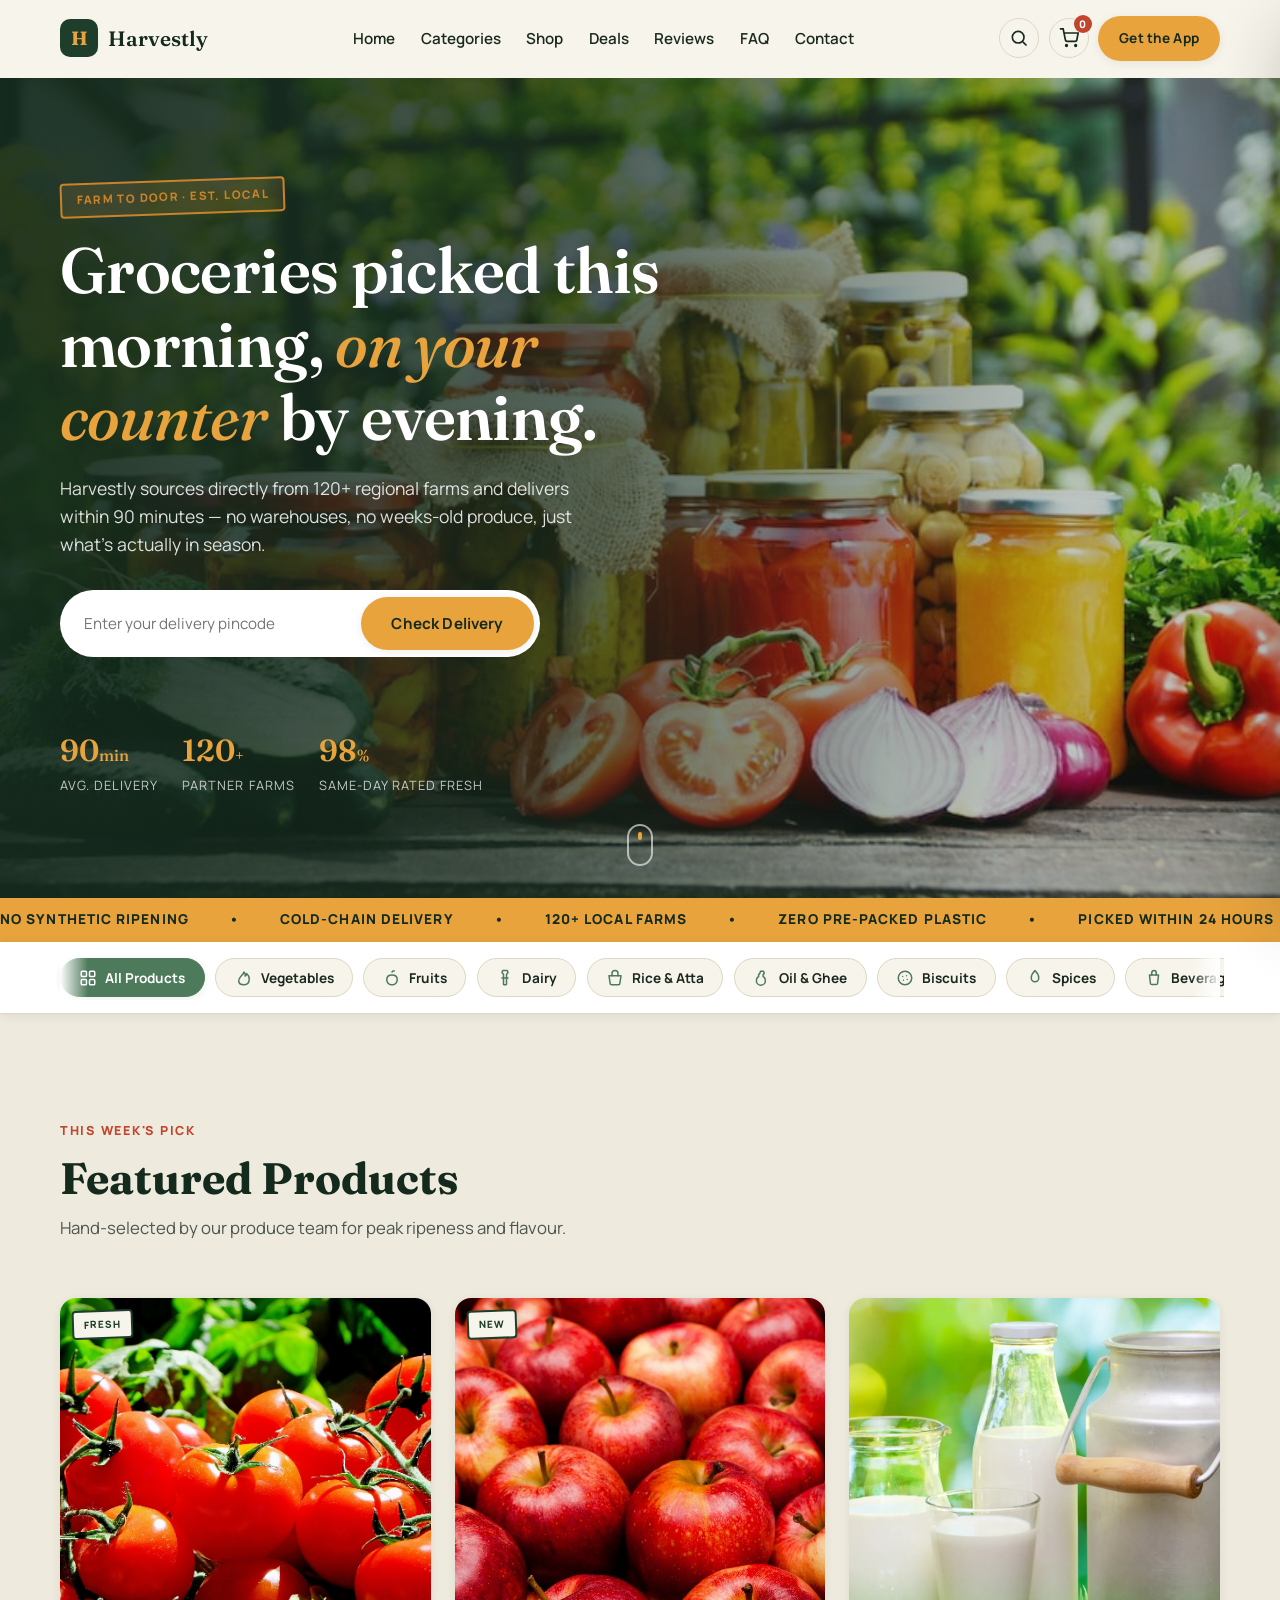
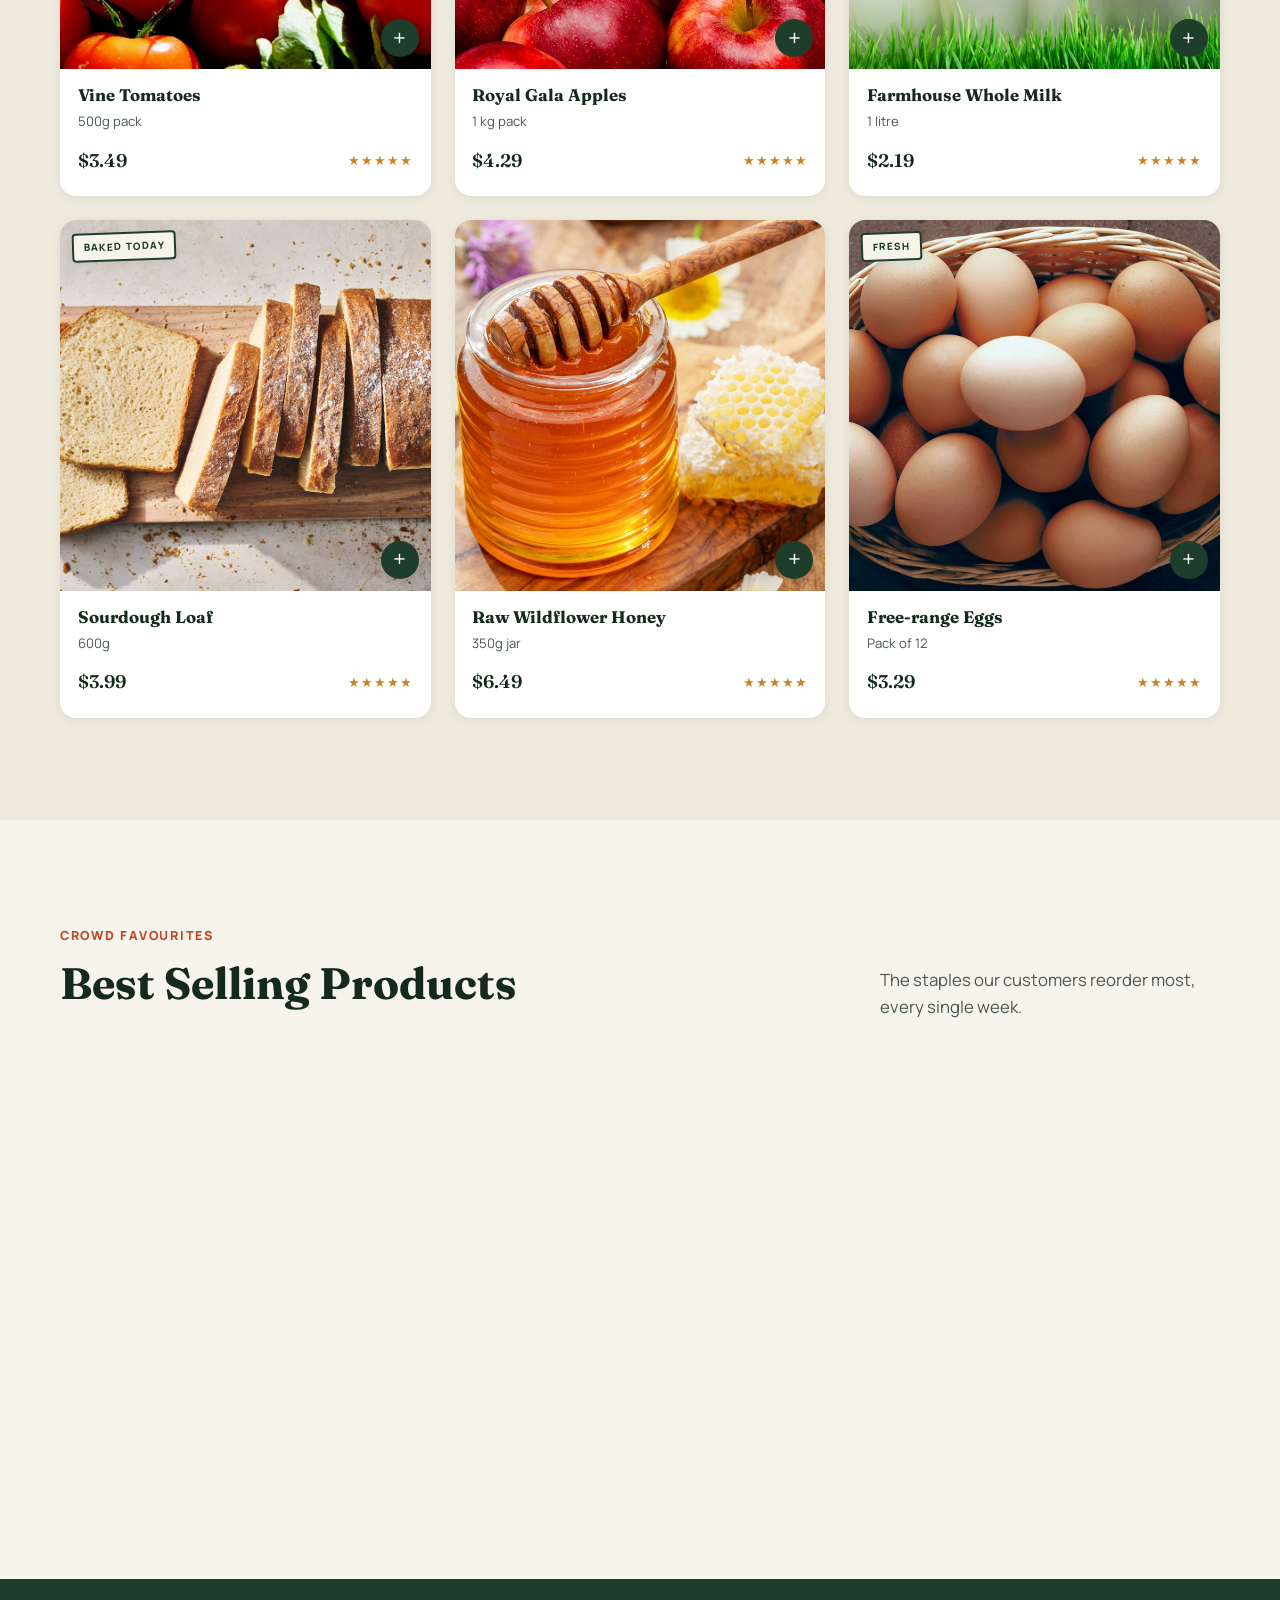
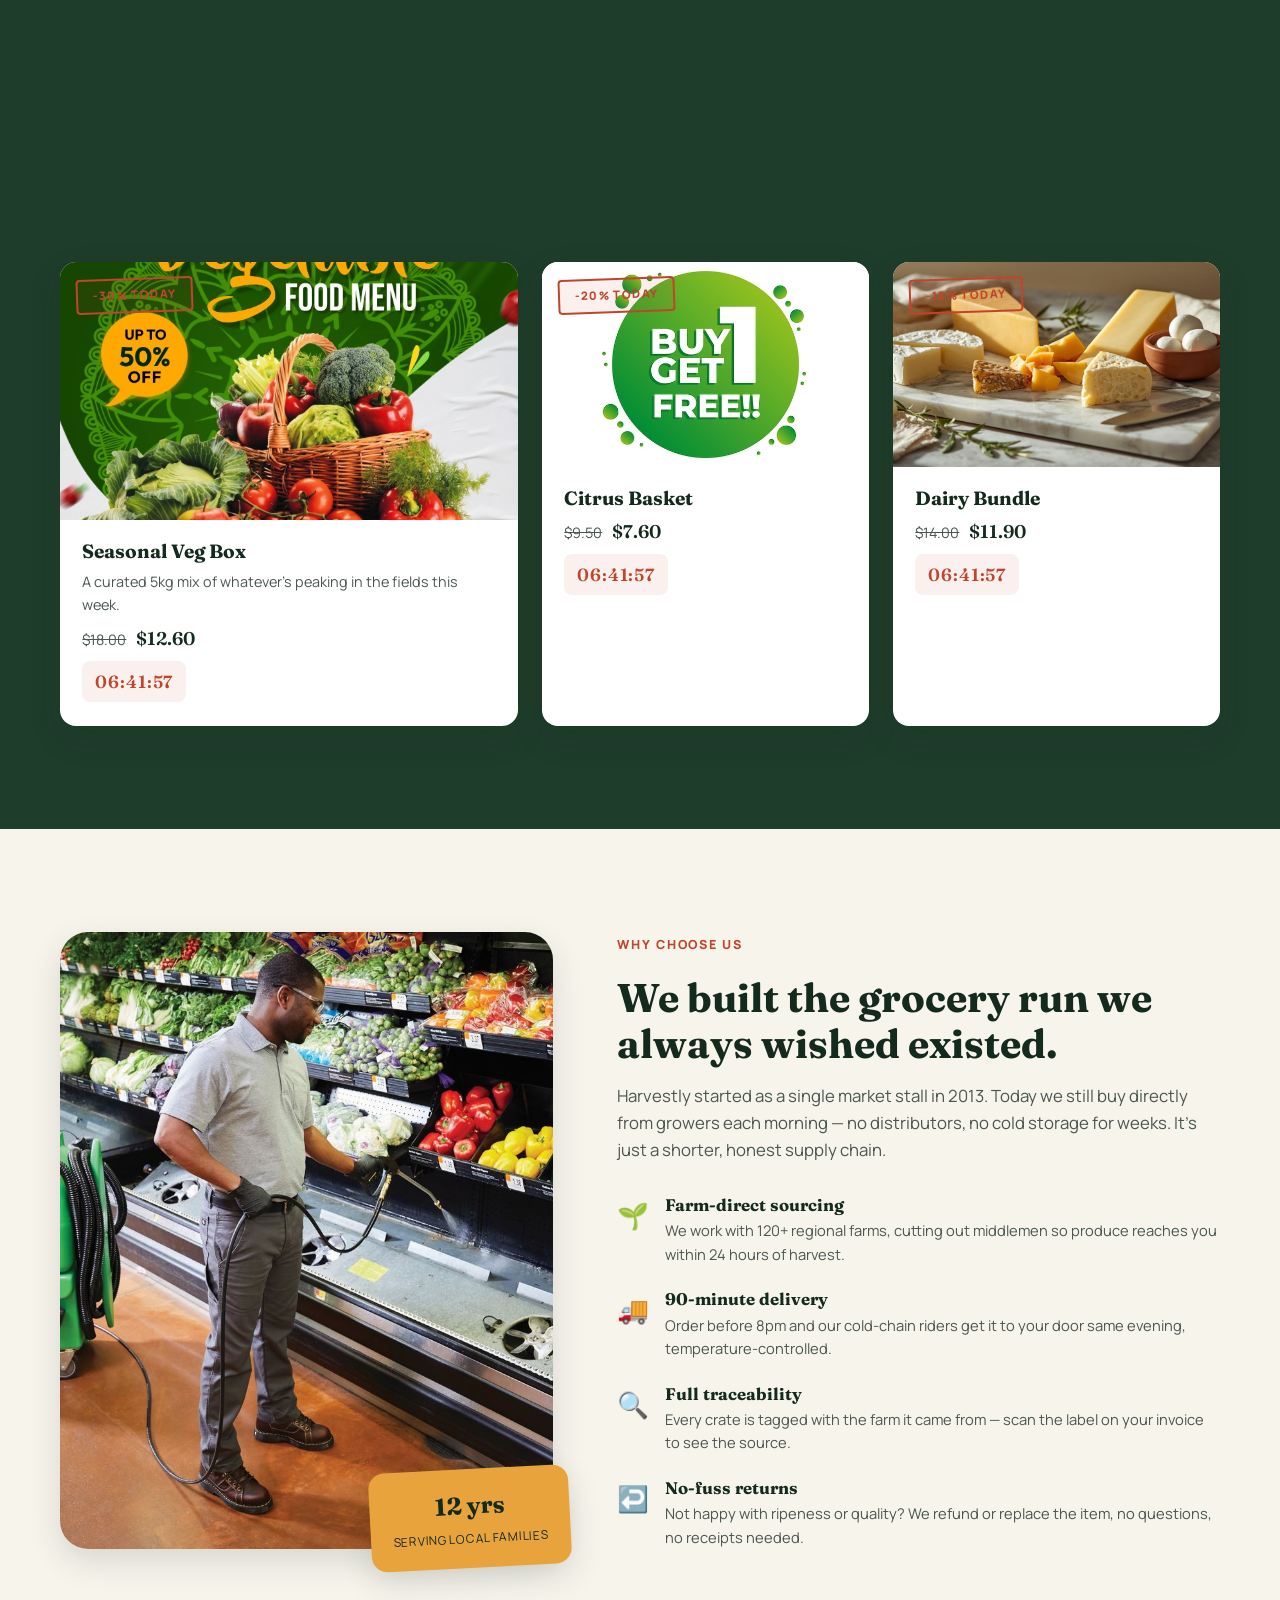
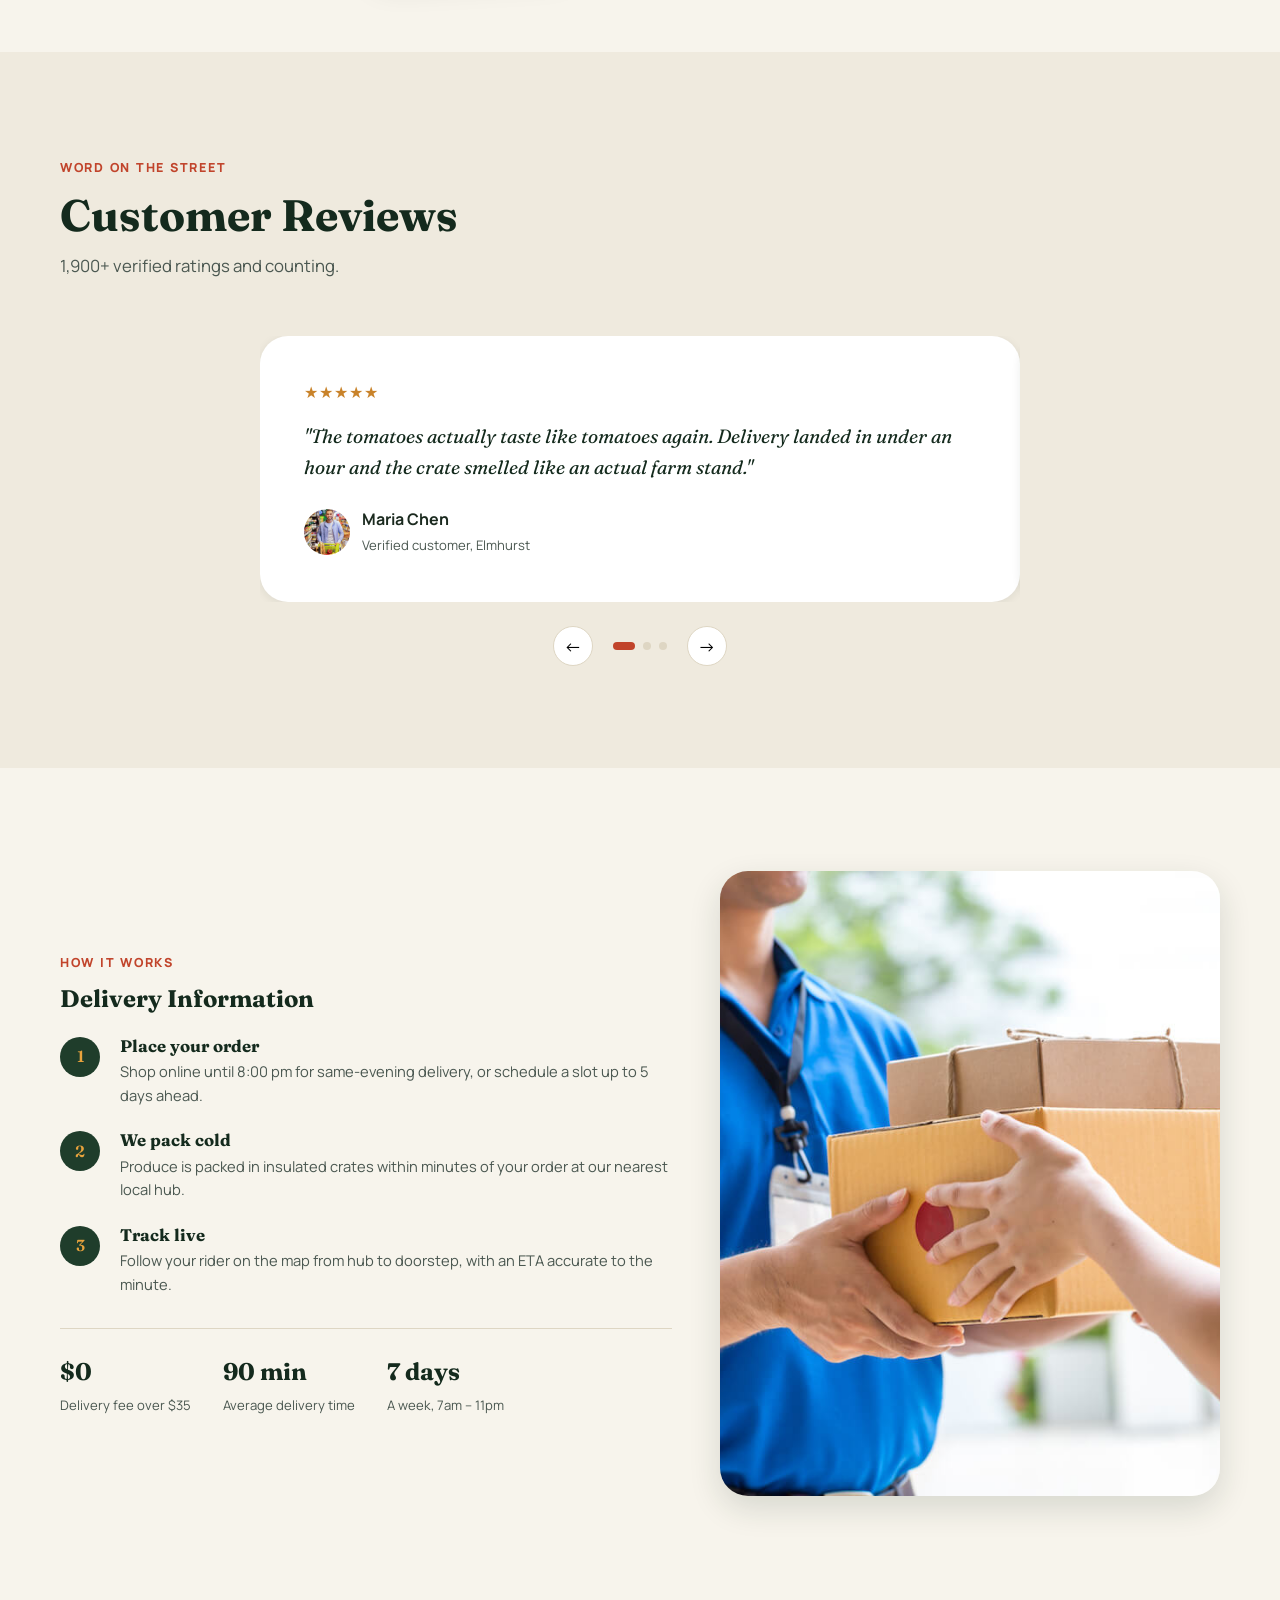
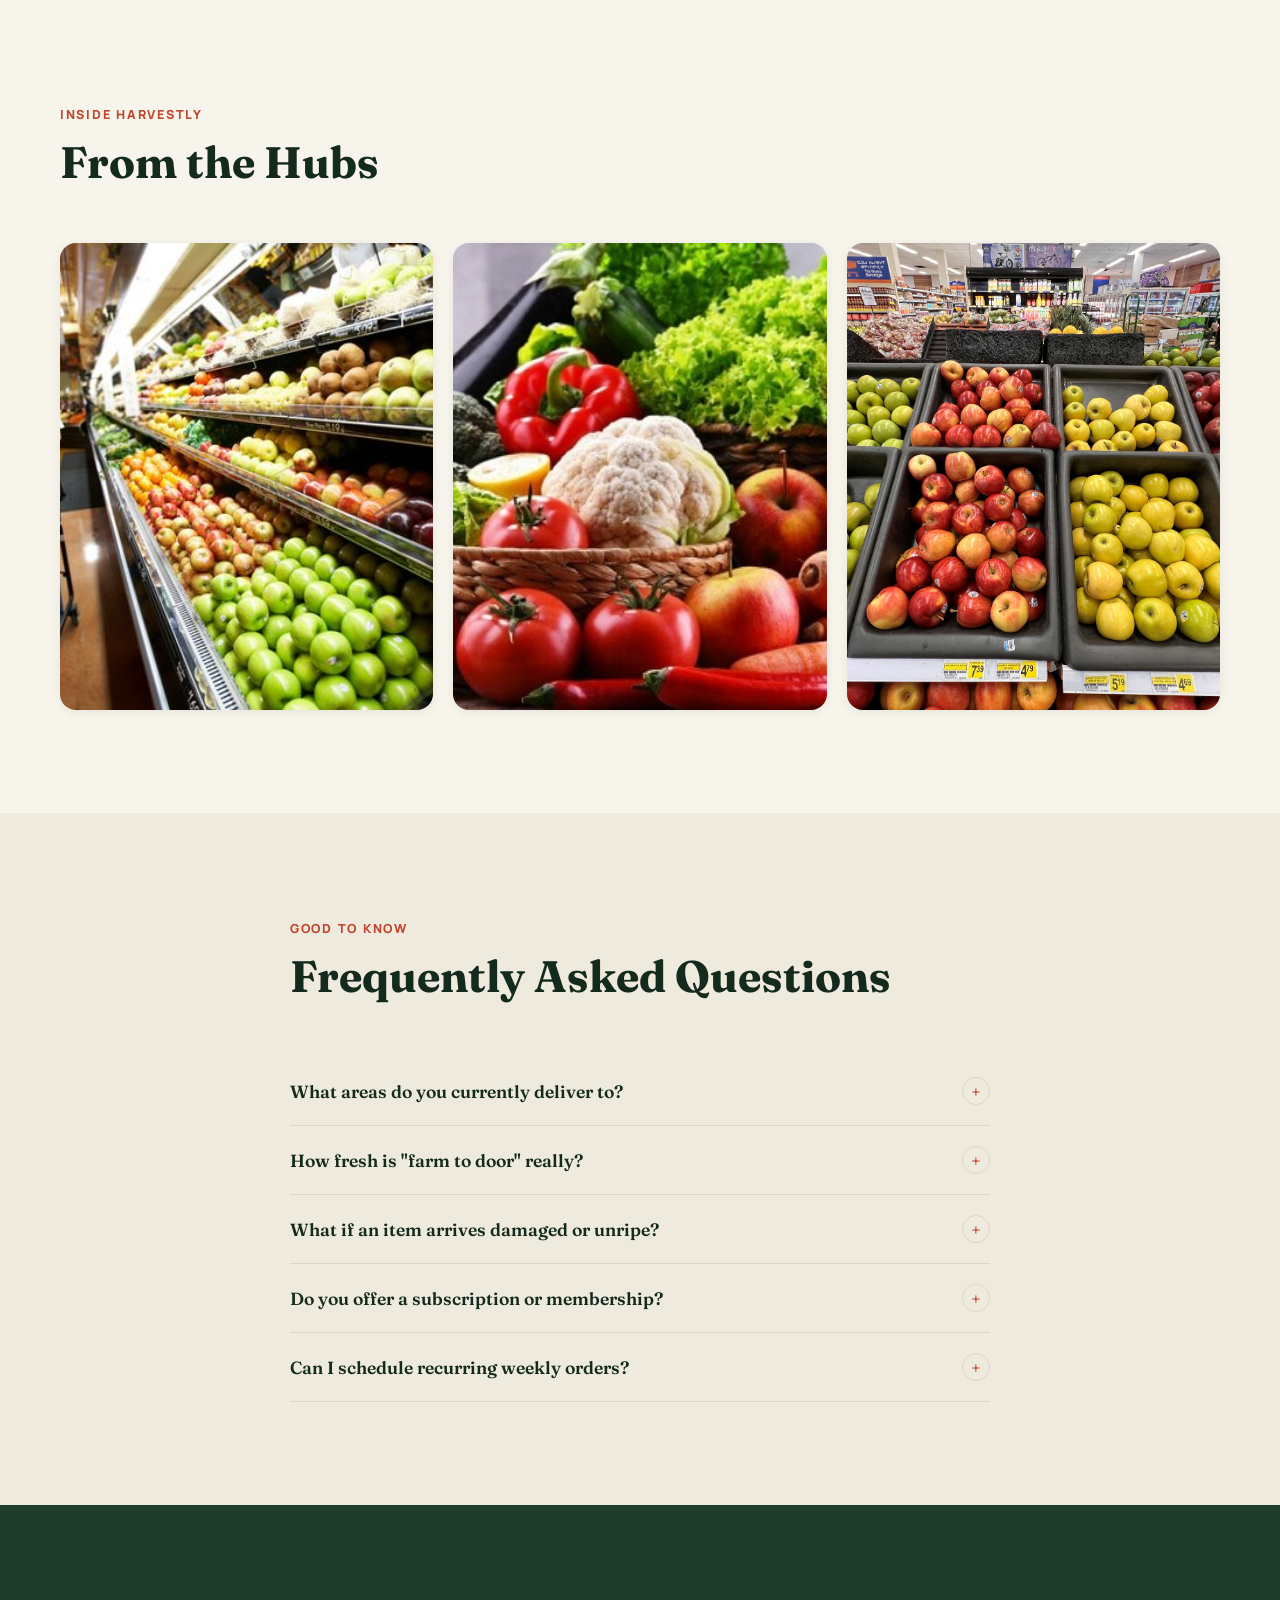
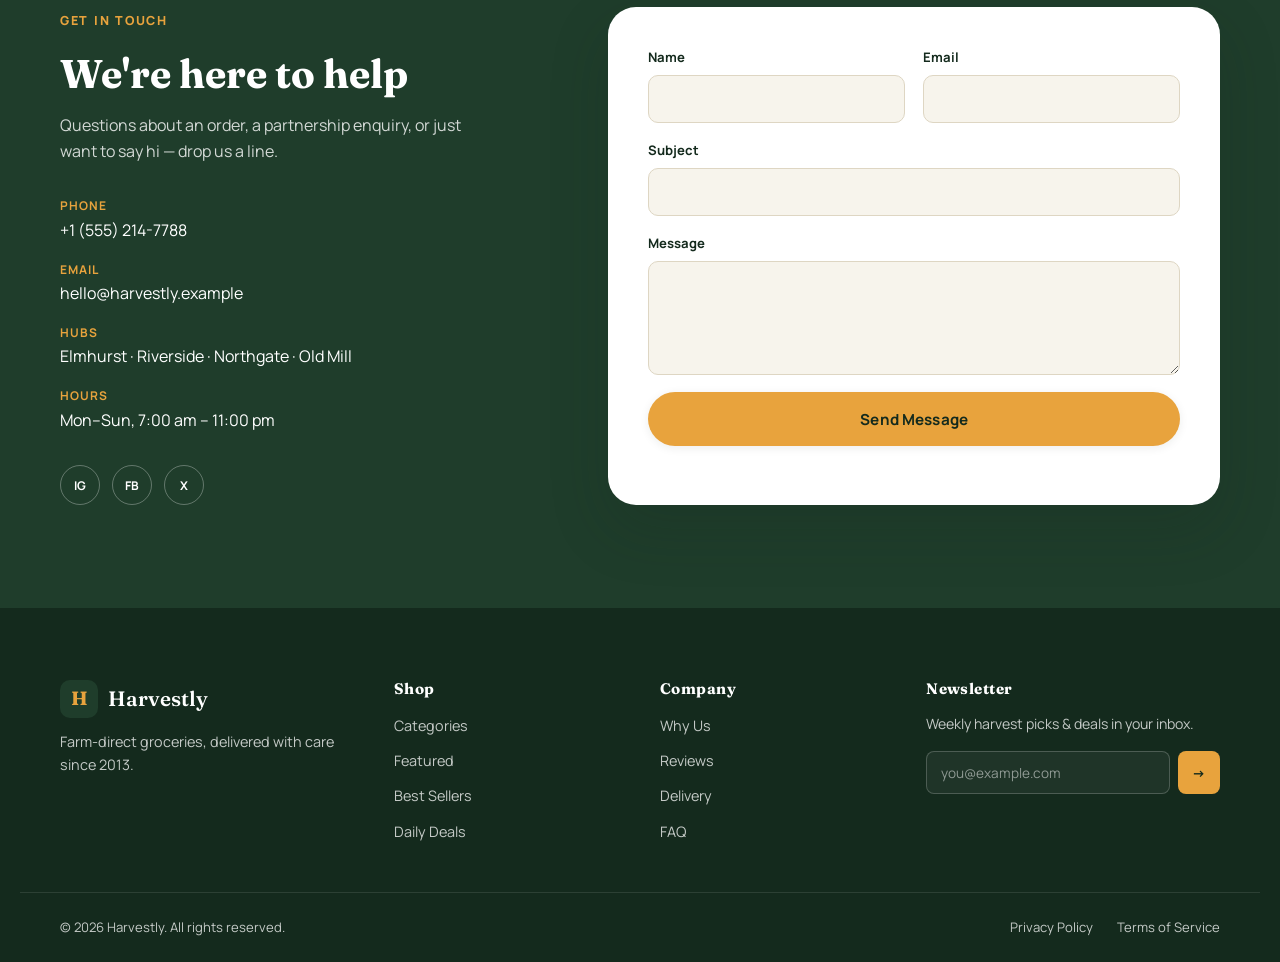
<file: index.html>
<!DOCTYPE html>
<html lang="en">
<head>
<meta charset="UTF-8">
<meta name="viewport" content="width=device-width, initial-scale=1.0">
<title>Harvestly — Farm-Fresh Groceries Delivered Daily</title>
<meta name="description" content="Harvestly delivers farm-fresh vegetables, fruits, dairy and pantry staples to your door in under 90 minutes. Order premium groceries online today.">
<meta name="keywords" content="grocery delivery, fresh vegetables, fresh fruits, online grocery store, organic groceries, same day delivery">
<meta name="author" content="Harvestly">

<meta property="og:title" content="Harvestly — Farm-Fresh Groceries Delivered Daily">
<meta property="og:description" content="Shop farm-fresh produce, dairy and pantry staples online. Delivered to your door in under 90 minutes.">
<meta property="og:type" content="website">
<meta property="og:image" content="hero.jpg">

<link rel="icon" href="hero.jpg">
<link rel="preconnect" href="https://fonts.googleapis.com">
<link rel="preconnect" href="https://fonts.gstatic.com" crossorigin>
<link href="https://fonts.googleapis.com/css2?family=Fraunces:ital,opsz,wght@0,9..144,400;0,9..144,500;0,9..144,600;0,9..144,700;1,9..144,500&family=Manrope:wght@400;500;600;700;800&display=swap" rel="stylesheet">
<link rel="stylesheet" href="style.css">
</head>
<body>

<a class="skip-link" href="#main">Skip to content</a>

<!-- ============ HEADER ============ -->
<header class="site-header" id="siteHeader">
  <div class="header-inner container">
    <a href="#home" class="logo" aria-label="Harvestly home">
      <span class="logo-mark">H</span>
      <span class="logo-text">Harvestly</span>
    </a>

    <nav class="main-nav" id="mainNav" aria-label="Primary">
      <ul>
        <li><a href="#home">Home</a></li>
        <li><a href="#categories">Categories</a></li>
        <li><a href="#featured">Shop</a></li>
        <li><a href="#deals">Deals</a></li>
        <li><a href="#reviews">Reviews</a></li>
        <li><a href="#faq">FAQ</a></li>
        <li><a href="#contact">Contact</a></li>
      </ul>
    </nav>

    <div class="header-actions">
      <button class="icon-btn" id="searchToggle" aria-label="Open search" aria-expanded="false">
        <svg viewBox="0 0 24 24" width="20" height="20" fill="none" stroke="currentColor" stroke-width="2"><circle cx="11" cy="11" r="7"/><line x1="21" y1="21" x2="16.65" y2="16.65"/></svg>
      </button>
      <button class="icon-btn cart-btn" id="cartBtn" aria-label="View cart" aria-expanded="false" aria-controls="cartDrawer">
        <svg viewBox="0 0 24 24" width="20" height="20" fill="none" stroke="currentColor" stroke-width="2"><circle cx="9" cy="21" r="1"/><circle cx="20" cy="21" r="1"/><path d="M1 1h4l2.68 13.39a2 2 0 0 0 2 1.61h9.72a2 2 0 0 0 2-1.61L23 6H6"/></svg>
        <span class="cart-count" id="cartCount">0</span>
      </button>
      <a href="#contact" class="btn btn-primary btn-sm nav-cta">Get the App</a>
      <button class="menu-toggle" id="menuToggle" aria-label="Open menu" aria-expanded="false">
        <span></span><span></span><span></span>
      </button>
    </div>
  </div>

  <div class="search-panel" id="searchPanel">
    <div class="container search-panel-inner">
      <input type="search" placeholder="Search for tomatoes, milk, rice…" aria-label="Search products" id="searchInput">
      <button class="icon-btn" id="searchClose" aria-label="Close search">&times;</button>
    </div>
  </div>
</header>

<main id="main">

  <!-- ============ HERO ============ -->
  <section class="hero" id="home">
    <div class="hero-bg">
      <img src="hero.jpg" alt="Crates overflowing with fresh vegetables and fruit at sunrise" loading="eager">
      <div class="hero-overlay"></div>
    </div>

    <div class="container hero-inner">
      <div class="hero-content reveal-up">
        <span class="stamp stamp-gold">Farm to Door · Est. Local</span>
        <h1 class="hero-title">Groceries picked this morning, <em>on your counter</em> by evening.</h1>
        <p class="hero-sub">Harvestly sources directly from 120+ regional farms and delivers within 90 minutes — no warehouses, no weeks-old produce, just what's actually in season.</p>

        <form class="hero-search" id="heroSearchForm">
          <label for="heroPincode" class="sr-only">Enter your delivery pincode</label>
          <input type="text" id="heroPincode" placeholder="Enter your delivery pincode" required>
          <button type="submit" class="btn btn-primary">Check Delivery</button>
        </form>
        <p class="hero-note" id="heroNote" aria-live="polite"></p>

        <div class="hero-tags">
          <div class="crate-tag">
            <span class="crate-tag-num">90<small>min</small></span>
            <span class="crate-tag-label">Avg. Delivery</span>
          </div>
          <div class="crate-tag">
            <span class="crate-tag-num">120<small>+</small></span>
            <span class="crate-tag-label">Partner Farms</span>
          </div>
          <div class="crate-tag">
            <span class="crate-tag-num">98<small>%</small></span>
            <span class="crate-tag-label">Same-day Rated Fresh</span>
          </div>
        </div>
      </div>
    </div>
    <a href="#categories" class="scroll-cue" aria-label="Scroll to categories">
      <span></span>
    </a>
  </section>

  <!-- ============ MARQUEE STRIP ============ -->
  <div class="marquee" aria-hidden="true">
    <div class="marquee-track">
      <span>No synthetic ripening</span><span>•</span>
      <span>Cold-chain delivery</span><span>•</span>
      <span>120+ local farms</span><span>•</span>
      <span>Zero pre-packed plastic</span><span>•</span>
      <span>Picked within 24 hours</span><span>•</span>
      <span>No synthetic ripening</span><span>•</span>
      <span>Cold-chain delivery</span><span>•</span>
      <span>120+ local farms</span><span>•</span>
      <span>Zero pre-packed plastic</span><span>•</span>
      <span>Picked within 24 hours</span><span>•</span>
    </div>
  </div>

  <!-- ============ CATEGORY NAVIGATION ============ -->
  <section class="cat-nav-section" id="categories" aria-label="Shop by category">
    <div class="cat-nav-bar">
      <div class="container cat-nav-inner">
        <div class="cat-scroll" id="catScroll" role="tablist" aria-label="Product categories">

          <button type="button" class="cat-pill active" data-category="all" role="tab" aria-selected="true">
            <span class="cat-pill-icon" aria-hidden="true"><svg viewBox="0 0 24 24" fill="none" stroke="currentColor" stroke-width="2" stroke-linecap="round" stroke-linejoin="round"><rect x="3" y="3" width="7" height="7" rx="1.5"/><rect x="14" y="3" width="7" height="7" rx="1.5"/><rect x="3" y="14" width="7" height="7" rx="1.5"/><rect x="14" y="14" width="7" height="7" rx="1.5"/></svg></span>
            <span>All Products</span>
          </button>

          <button type="button" class="cat-pill" data-category="vegetables" role="tab" aria-selected="false">
            <span class="cat-pill-icon" aria-hidden="true"><svg viewBox="0 0 24 24" fill="none" stroke="currentColor" stroke-width="2" stroke-linecap="round" stroke-linejoin="round"><path d="M12 21c4.5 0 7-3.5 7-8 0-3-1.8-5.5-3.5-7 0 2-1 3-2 3.5.5-2 0-4-1.5-5.5-.5 2-2 3.5-3.5 5C7 10.5 5 13 5 16c0 3 3 5 7 5Z"/></svg></span>
            <span>Vegetables</span>
          </button>

          <button type="button" class="cat-pill" data-category="fruits" role="tab" aria-selected="false">
            <span class="cat-pill-icon" aria-hidden="true"><svg viewBox="0 0 24 24" fill="none" stroke="currentColor" stroke-width="2" stroke-linecap="round" stroke-linejoin="round"><path d="M12 4c.6-1 1.7-1.6 3-1.5"/><path d="M12 8c-4.4 0-7 2.7-7 6.3 0 3.6 2.8 6.7 6 6.7.6 0 1.3-.1 1-.1s.4.1 1 .1c3.2 0 6-3.1 6-6.7C19 10.7 16.4 8 12 8Z"/></svg></span>
            <span>Fruits</span>
          </button>

          <button type="button" class="cat-pill" data-category="dairy" role="tab" aria-selected="false">
            <span class="cat-pill-icon" aria-hidden="true"><svg viewBox="0 0 24 24" fill="none" stroke="currentColor" stroke-width="2" stroke-linecap="round" stroke-linejoin="round"><path d="M9 2h6l1 3-2 2v13a1 1 0 0 1-1 1h-2a1 1 0 0 1-1-1V7L8 5Z"/><path d="M8 12h8"/></svg></span>
            <span>Dairy</span>
          </button>

          <button type="button" class="cat-pill" data-category="rice-atta" role="tab" aria-selected="false">
            <span class="cat-pill-icon" aria-hidden="true"><svg viewBox="0 0 24 24" fill="none" stroke="currentColor" stroke-width="2" stroke-linecap="round" stroke-linejoin="round"><path d="M4 9h16l-1.5 10a2 2 0 0 1-2 2h-9a2 2 0 0 1-2-2Z"/><path d="M8 9V6a4 4 0 0 1 8 0v3"/></svg></span>
            <span>Rice & Atta</span>
          </button>

          <button type="button" class="cat-pill" data-category="oil-ghee" role="tab" aria-selected="false">
            <span class="cat-pill-icon" aria-hidden="true"><svg viewBox="0 0 24 24" fill="none" stroke="currentColor" stroke-width="2" stroke-linecap="round" stroke-linejoin="round"><path d="M10 3h4l1 3-1.5 1.5V10c2 1 3 3.2 3 5.5a6 6 0 0 1-12 0c0-2.3 1-4.5 3-5.5V7.5L9 6Z"/></svg></span>
            <span>Oil & Ghee</span>
          </button>

          <button type="button" class="cat-pill" data-category="biscuits" role="tab" aria-selected="false">
            <span class="cat-pill-icon" aria-hidden="true"><svg viewBox="0 0 24 24" fill="none" stroke="currentColor" stroke-width="2" stroke-linecap="round" stroke-linejoin="round"><circle cx="12" cy="12" r="9"/><circle cx="9" cy="10" r=".9" fill="currentColor" stroke="none"/><circle cx="14" cy="9" r=".9" fill="currentColor" stroke="none"/><circle cx="15" cy="14" r=".9" fill="currentColor" stroke="none"/><circle cx="10" cy="15" r=".9" fill="currentColor" stroke="none"/></svg></span>
            <span>Biscuits</span>
          </button>

          <button type="button" class="cat-pill" data-category="spices" role="tab" aria-selected="false">
            <span class="cat-pill-icon" aria-hidden="true"><svg viewBox="0 0 24 24" fill="none" stroke="currentColor" stroke-width="2" stroke-linecap="round" stroke-linejoin="round"><path d="M12 2c3 3 5 6.5 5 10a5 5 0 0 1-10 0c0-3.5 2-7 5-10Z"/></svg></span>
            <span>Spices</span>
          </button>

          <button type="button" class="cat-pill" data-category="beverages" role="tab" aria-selected="false">
            <span class="cat-pill-icon" aria-hidden="true"><svg viewBox="0 0 24 24" fill="none" stroke="currentColor" stroke-width="2" stroke-linecap="round" stroke-linejoin="round"><path d="M6 8h12l-1.2 11a2 2 0 0 1-2 1.8H9.2a2 2 0 0 1-2-1.8Z"/><path d="M9 8V5a3 3 0 0 1 6 0v3"/></svg></span>
            <span>Beverages</span>
          </button>

          <button type="button" class="cat-pill" data-category="snacks" role="tab" aria-selected="false">
            <span class="cat-pill-icon" aria-hidden="true"><svg viewBox="0 0 24 24" fill="none" stroke="currentColor" stroke-width="2" stroke-linecap="round" stroke-linejoin="round"><path d="M6 9h12l-1 11a2 2 0 0 1-2 2H9a2 2 0 0 1-2-2Z"/><path d="M9 9 8 4h8l-1 5"/></svg></span>
            <span>Snacks</span>
          </button>

          <button type="button" class="cat-pill" data-category="household" role="tab" aria-selected="false">
            <span class="cat-pill-icon" aria-hidden="true"><svg viewBox="0 0 24 24" fill="none" stroke="currentColor" stroke-width="2" stroke-linecap="round" stroke-linejoin="round"><path d="M4 11 12 4l8 7"/><path d="M6 10v9a1 1 0 0 0 1 1h10a1 1 0 0 0 1-1v-9"/><path d="M10 20v-6h4v6"/></svg></span>
            <span>Household</span>
          </button>

          <button type="button" class="cat-pill" data-category="personal-care" role="tab" aria-selected="false">
            <span class="cat-pill-icon" aria-hidden="true"><svg viewBox="0 0 24 24" fill="none" stroke="currentColor" stroke-width="2" stroke-linecap="round" stroke-linejoin="round"><path d="M12 21s-7-4.4-7-10a4.5 4.5 0 0 1 7-3.8A4.5 4.5 0 0 1 19 11c0 5.6-7 10-7 10Z"/></svg></span>
            <span>Personal Care</span>
          </button>

          <button type="button" class="cat-pill" data-category="bakery" role="tab" aria-selected="false">
            <span class="cat-pill-icon" aria-hidden="true"><svg viewBox="0 0 24 24" fill="none" stroke="currentColor" stroke-width="2" stroke-linecap="round" stroke-linejoin="round"><path d="M4 12c0-4 3.5-8 8-8s8 4 8 8Z"/><path d="M4 12h16l-1 6a2 2 0 0 1-2 2H7a2 2 0 0 1-2-2Z"/></svg></span>
            <span>Bakery</span>
          </button>

          <button type="button" class="cat-pill" data-category="grains-pulses" role="tab" aria-selected="false">
            <span class="cat-pill-icon" aria-hidden="true"><svg viewBox="0 0 24 24" fill="none" stroke="currentColor" stroke-width="2" stroke-linecap="round" stroke-linejoin="round"><circle cx="8" cy="9" r="2.2"/><circle cx="16" cy="9" r="2.2"/><circle cx="8" cy="16" r="2.2"/><circle cx="16" cy="16" r="2.2"/></svg></span>
            <span>Grains & Pulses</span>
          </button>

        </div>
      </div>
    </div>
  </section>

  <!-- ============ FEATURED PRODUCTS ============ -->
  <section class="section section-tint" id="featured">
    <div class="container">
      <div class="section-head reveal-up">
        <span class="eyebrow">This week's pick</span>
        <h2>Featured Products</h2>
        <p>Hand-selected by our produce team for peak ripeness and flavour.</p>
      </div>

      <div class="product-grid" id="featuredGrid">
        <!-- Product cards injected by script.js also work statically; kept static for no-JS support -->
        <article class="product-card reveal-up" data-name="Vine Tomatoes" data-price="3.49" data-category="vegetables">
          <div class="product-media">
            <span class="stamp stamp-mini">Fresh</span>
            <img src="tomato.jpg" alt="Vine-ripened tomatoes" loading="lazy">
            <button class="add-btn" data-name="Vine Tomatoes" data-price="3.49" aria-label="Add Vine Tomatoes to cart">+</button>
          </div>
          <div class="product-info">
            <h3>Vine Tomatoes</h3>
            <span class="product-unit">500g pack</span>
            <div class="product-bottom">
              <span class="price">$3.49</span>
              <div class="stars" aria-label="4.8 out of 5 stars">★★★★★</div>
            </div>
          </div>
        </article>

        <article class="product-card reveal-up" data-name="Royal Gala Apples" data-price="4.29" data-category="fruits">
          <div class="product-media">
            <span class="stamp stamp-mini">New</span>
            <img src="apple.jpg" alt="Royal Gala apples" loading="lazy">
            <button class="add-btn" data-name="Royal Gala Apples" data-price="4.29" aria-label="Add Royal Gala Apples to cart">+</button>
          </div>
          <div class="product-info">
            <h3>Royal Gala Apples</h3>
            <span class="product-unit">1 kg pack</span>
            <div class="product-bottom">
              <span class="price">$4.29</span>
              <div class="stars" aria-label="4.6 out of 5 stars">★★★★★</div>
            </div>
          </div>
        </article>

        <article class="product-card reveal-up" data-name="Farmhouse Whole Milk" data-price="2.19" data-category="dairy">
          <div class="product-media">
            <img src="milk.jpg" alt="Farmhouse whole milk bottle" loading="lazy">
            <button class="add-btn" data-name="Farmhouse Whole Milk" data-price="2.19" aria-label="Add Farmhouse Whole Milk to cart">+</button>
          </div>
          <div class="product-info">
            <h3>Farmhouse Whole Milk</h3>
            <span class="product-unit">1 litre</span>
            <div class="product-bottom">
              <span class="price">$2.19</span>
              <div class="stars" aria-label="4.9 out of 5 stars">★★★★★</div>
            </div>
          </div>
        </article>

        <article class="product-card reveal-up" data-name="Sourdough Loaf" data-price="3.99" data-category="bakery">
          <div class="product-media">
            <span class="stamp stamp-mini">Baked Today</span>
            <img src="bread.jpg" alt="Sourdough bread loaf" loading="lazy">
            <button class="add-btn" data-name="Sourdough Loaf" data-price="3.99" aria-label="Add Sourdough Loaf to cart">+</button>
          </div>
          <div class="product-info">
            <h3>Sourdough Loaf</h3>
            <span class="product-unit">600g</span>
            <div class="product-bottom">
              <span class="price">$3.99</span>
              <div class="stars" aria-label="4.7 out of 5 stars">★★★★★</div>
            </div>
          </div>
        </article>

        <article class="product-card reveal-up" data-name="Raw Wildflower Honey" data-price="6.49" data-category="snacks">
          <div class="product-media">
            <img src="honey.jpg" alt="Jar of raw wildflower honey" loading="lazy">
            <button class="add-btn" data-name="Raw Wildflower Honey" data-price="6.49" aria-label="Add Raw Wildflower Honey to cart">+</button>
          </div>
          <div class="product-info">
            <h3>Raw Wildflower Honey</h3>
            <span class="product-unit">350g jar</span>
            <div class="product-bottom">
              <span class="price">$6.49</span>
              <div class="stars" aria-label="5 out of 5 stars">★★★★★</div>
            </div>
          </div>
        </article>

        <article class="product-card reveal-up" data-name="Free-range Eggs" data-price="3.29" data-category="dairy">
          <div class="product-media">
            <span class="stamp stamp-mini">Fresh</span>
            <img src="eggs.jpg" alt="Tray of free-range eggs" loading="lazy">
            <button class="add-btn" data-name="Free-range Eggs" data-price="3.29" aria-label="Add Free-range Eggs to cart">+</button>
          </div>
          <div class="product-info">
            <h3>Free-range Eggs</h3>
            <span class="product-unit">Pack of 12</span>
            <div class="product-bottom">
              <span class="price">$3.29</span>
              <div class="stars" aria-label="4.8 out of 5 stars">★★★★★</div>
            </div>
          </div>
        </article>
      </div>

      <p class="no-products" id="noProductsMsg" hidden>No Products Found. Try a different category or search term.</p>
    </div>
  </section>

  <!-- ============ BEST SELLING ============ -->
  <section class="section" id="bestsellers">
    <div class="container">
      <div class="section-head split reveal-up">
        <div>
          <span class="eyebrow">Crowd favourites</span>
          <h2>Best Selling Products</h2>
        </div>
        <p>The staples our customers reorder most, every single week.</p>
      </div>

      <div class="product-grid product-grid-4">
        <article class="product-card reveal-up" data-name="Basmati Rice" data-price="8.99">
          <div class="product-media">
            <span class="rank-badge">01</span>
            <img src="rice.jpg" alt="Basmati rice bag" loading="lazy">
            <button class="add-btn" data-name="Basmati Rice" data-price="8.99" aria-label="Add Basmati Rice to cart">+</button>
          </div>
          <div class="product-info">
            <h3>Aged Basmati Rice</h3>
            <span class="product-unit">5 kg bag</span>
            <div class="product-bottom">
              <span class="price">$8.99</span>
              <div class="stars">★★★★★</div>
            </div>
          </div>
        </article>

        <article class="product-card reveal-up" data-name="Whole Spice Set" data-price="5.99">
          <div class="product-media">
            <span class="rank-badge">02</span>
            <img src="spices.jpg" alt="Assorted whole spices" loading="lazy">
            <button class="add-btn" data-name="Whole Spice Set" data-price="5.99" aria-label="Add Whole Spice Set to cart">+</button>
          </div>
          <div class="product-info">
            <h3>Whole Spice Set</h3>
            <span class="product-unit">Set of 6</span>
            <div class="product-bottom">
              <span class="price">$5.99</span>
              <div class="stars">★★★★★</div>
            </div>
          </div>
        </article>

        <article class="product-card reveal-up" data-name="Hass Avocados" data-price="4.99">
          <div class="product-media">
            <span class="rank-badge">03</span>
            <img src="avocado.jpg" alt="Hass avocados" loading="lazy">
            <button class="add-btn" data-name="Hass Avocados" data-price="4.99" aria-label="Add Hass Avocados to cart">+</button>
          </div>
          <div class="product-info">
            <h3>Hass Avocados</h3>
            <span class="product-unit">Pack of 4</span>
            <div class="product-bottom">
              <span class="price">$4.99</span>
              <div class="stars">★★★★★</div>
            </div>
          </div>
        </article>

        <article class="product-card reveal-up" data-name="Aged Cheddar" data-price="7.49">
          <div class="product-media">
            <span class="rank-badge">04</span>
            <img src="cheese.jpg" alt="Block of aged cheddar cheese" loading="lazy">
            <button class="add-btn" data-name="Aged Cheddar" data-price="7.49" aria-label="Add Aged Cheddar to cart">+</button>
          </div>
          <div class="product-info">
            <h3>Aged Cheddar</h3>
            <span class="product-unit">400g block</span>
            <div class="product-bottom">
              <span class="price">$7.49</span>
              <div class="stars">★★★★★</div>
            </div>
          </div>
        </article>
      </div>
    </div>
  </section>

  <!-- ============ DAILY DEALS ============ -->
  <section class="section deals-section" id="deals">
    <div class="container">
      <div class="section-head light reveal-up">
        <span class="eyebrow eyebrow-light">Today only</span>
        <h2>Daily Deals</h2>
        <p>Fresh discounts, reset every midnight. Grab them before the timer runs out.</p>
      </div>

      <div class="deals-grid">
        <div class="deal-card deal-card-lg reveal-up">
          <img src="deal1.jpg" alt="Crate of mixed seasonal vegetables on sale">
          <div class="deal-card-body">
            <span class="stamp stamp-red">-30% Today</span>
            <h3>Seasonal Veg Box</h3>
            <p>A curated 5kg mix of whatever's peaking in the fields this week.</p>
            <div class="deal-price"><span class="old-price">$18.00</span><span class="price">$12.60</span></div>
            <div class="countdown" data-hours="6" data-mins="42" aria-label="Deal ends in">
              <span class="cd-h">06</span>:<span class="cd-m">42</span>:<span class="cd-s">00</span>
            </div>
          </div>
        </div>

        <div class="deal-card reveal-up">
          <img src="deal2.jpg" alt="Basket of citrus fruits on sale">
          <div class="deal-card-body">
            <span class="stamp stamp-red">-20% Today</span>
            <h3>Citrus Basket</h3>
            <div class="deal-price"><span class="old-price">$9.50</span><span class="price">$7.60</span></div>
            <div class="countdown" data-hours="6" data-mins="42" aria-label="Deal ends in">
              <span class="cd-h">06</span>:<span class="cd-m">42</span>:<span class="cd-s">00</span>
            </div>
          </div>
        </div>

        <div class="deal-card reveal-up">
          <img src="cheese.jpg" alt="Dairy bundle on sale">
          <div class="deal-card-body">
            <span class="stamp stamp-red">-15% Today</span>
            <h3>Dairy Bundle</h3>
            <div class="deal-price"><span class="old-price">$14.00</span><span class="price">$11.90</span></div>
            <div class="countdown" data-hours="6" data-mins="42" aria-label="Deal ends in">
              <span class="cd-h">06</span>:<span class="cd-m">42</span>:<span class="cd-s">00</span>
            </div>
          </div>
        </div>
      </div>
    </div>
  </section>

  <!-- ============ WHY CHOOSE US ============ -->
  <section class="section" id="why">
    <div class="container why-grid">
      <div class="why-media reveal-up">
        <img src="about.jpg" alt="Harvestly team sorting fresh produce crates" loading="lazy">
        <div class="why-media-badge">
          <strong>12 yrs</strong>
          <span>Serving local families</span>
        </div>
      </div>

      <div class="why-content reveal-up">
        <span class="eyebrow">Why choose us</span>
        <h2>We built the grocery run we always wished existed.</h2>
        <p>Harvestly started as a single market stall in 2013. Today we still buy directly from growers each morning — no distributors, no cold storage for weeks. It's just a shorter, honest supply chain.</p>

        <ul class="why-list">
          <li>
            <span class="why-icon">🌱</span>
            <div>
              <h3>Farm-direct sourcing</h3>
              <p>We work with 120+ regional farms, cutting out middlemen so produce reaches you within 24 hours of harvest.</p>
            </div>
          </li>
          <li>
            <span class="why-icon">🚚</span>
            <div>
              <h3>90-minute delivery</h3>
              <p>Order before 8pm and our cold-chain riders get it to your door same evening, temperature-controlled.</p>
            </div>
          </li>
          <li>
            <span class="why-icon">🔍</span>
            <div>
              <h3>Full traceability</h3>
              <p>Every crate is tagged with the farm it came from — scan the label on your invoice to see the source.</p>
            </div>
          </li>
          <li>
            <span class="why-icon">↩️</span>
            <div>
              <h3>No-fuss returns</h3>
              <p>Not happy with ripeness or quality? We refund or replace the item, no questions, no receipts needed.</p>
            </div>
          </li>
        </ul>
      </div>
    </div>
  </section>

  <!-- ============ CUSTOMER REVIEWS ============ -->
  <section class="section section-tint" id="reviews">
    <div class="container">
      <div class="section-head reveal-up">
        <span class="eyebrow">Word on the street</span>
        <h2>Customer Reviews</h2>
        <p>1,900+ verified ratings and counting.</p>
      </div>

      <div class="review-slider">
        <div class="review-track" id="reviewTrack">
          <blockquote class="review-card">
            <div class="stars">★★★★★</div>
            <p>"The tomatoes actually taste like tomatoes again. Delivery landed in under an hour and the crate smelled like an actual farm stand."</p>
            <footer>
              <img src="avatar1.jpg" alt="Portrait of Maria Chen">
              <div><cite>Maria Chen</cite><span>Verified customer, Elmhurst</span></div>
            </footer>
          </blockquote>

          <blockquote class="review-card">
            <div class="stars">★★★★★</div>
            <p>"Switched our entire household shop to Harvestly. The daily deals alone have paid for a membership tier we don't even have."</p>
            <footer>
              <img src="avatar2.jpg" alt="Portrait of Daniel Osei">
              <div><cite>Daniel Osei</cite><span>Verified customer, Riverside</span></div>
            </footer>
          </blockquote>

          <blockquote class="review-card">
            <div class="stars">★★★★★</div>
            <p>"Love that I can see which farm my eggs came from. Small detail but it changed how I think about grocery shopping."</p>
            <footer>
              <img src="avatar3.jpg" alt="Portrait of Priya Nair">
              <div><cite>Priya Nair</cite><span>Verified customer, Northgate</span></div>
            </footer>
          </blockquote>
        </div>

        <div class="review-controls">
          <button id="reviewPrev" aria-label="Previous review">&larr;</button>
          <div class="review-dots" id="reviewDots"></div>
          <button id="reviewNext" aria-label="Next review">&rarr;</button>
        </div>
      </div>
    </div>
  </section>

  <!-- ============ DELIVERY INFO ============ -->
  <section class="section delivery-section" id="delivery">
    <div class="container delivery-grid">
      <div class="delivery-content reveal-up">
        <span class="eyebrow">How it works</span>
        <h2>Delivery Information</h2>
        <div class="delivery-steps">
          <div class="delivery-step">
            <span class="step-num">1</span>
            <div>
              <h3>Place your order</h3>
              <p>Shop online until 8:00 pm for same-evening delivery, or schedule a slot up to 5 days ahead.</p>
            </div>
          </div>
          <div class="delivery-step">
            <span class="step-num">2</span>
            <div>
              <h3>We pack cold</h3>
              <p>Produce is packed in insulated crates within minutes of your order at our nearest local hub.</p>
            </div>
          </div>
          <div class="delivery-step">
            <span class="step-num">3</span>
            <div>
              <h3>Track live</h3>
              <p>Follow your rider on the map from hub to doorstep, with an ETA accurate to the minute.</p>
            </div>
          </div>
        </div>
        <div class="delivery-facts">
          <div><strong>$0</strong><span>Delivery fee over $35</span></div>
          <div><strong>90 min</strong><span>Average delivery time</span></div>
          <div><strong>7 days</strong><span>A week, 7am – 11pm</span></div>
        </div>
      </div>
      <div class="delivery-media reveal-up">
        <img src="delivery.jpg" alt="Delivery rider handing over a grocery crate" loading="lazy">
      </div>
    </div>
  </section>

  <!-- ============ GALLERY ============ -->
  <section class="section" id="gallery">
    <div class="container">
      <div class="section-head reveal-up">
        <span class="eyebrow">Inside Harvestly</span>
        <h2>From the Hubs</h2>
      </div>
      <div class="gallery-grid">
        <img src="gallery1.jpg" alt="Sorting shelves at a Harvestly hub" loading="lazy" class="reveal-up">
        <img src="gallery2.jpg" alt="Farmer harvesting vegetables at dawn" loading="lazy" class="reveal-up">
        <img src="gallery3.jpg" alt="Rider packing an insulated delivery crate" loading="lazy" class="reveal-up">
      </div>
    </div>
  </section>

  <!-- ============ FAQ ============ -->
  <section class="section section-tint" id="faq">
    <div class="container faq-wrap">
      <div class="section-head reveal-up">
        <span class="eyebrow">Good to know</span>
        <h2>Frequently Asked Questions</h2>
      </div>

      <div class="accordion" id="accordion">
        <div class="accordion-item">
          <button class="accordion-trigger" aria-expanded="false">
            <span>What areas do you currently deliver to?</span>
            <span class="accordion-icon">+</span>
          </button>
          <div class="accordion-panel">
            <p>We currently cover most postal codes within 15km of our four local hubs. Enter your pincode in the hero section above to confirm coverage instantly.</p>
          </div>
        </div>

        <div class="accordion-item">
          <button class="accordion-trigger" aria-expanded="false">
            <span>How fresh is "farm to door" really?</span>
            <span class="accordion-icon">+</span>
          </button>
          <div class="accordion-panel">
            <p>Most produce is harvested the same morning or the evening before it's packed. We publish the harvest date on every fresh-produce listing.</p>
          </div>
        </div>

        <div class="accordion-item">
          <button class="accordion-trigger" aria-expanded="false">
            <span>What if an item arrives damaged or unripe?</span>
            <span class="accordion-icon">+</span>
          </button>
          <div class="accordion-panel">
            <p>Report it within 24 hours through the app or the contact form below and we'll issue an instant refund or free replacement on your next order.</p>
          </div>
        </div>

        <div class="accordion-item">
          <button class="accordion-trigger" aria-expanded="false">
            <span>Do you offer a subscription or membership?</span>
            <span class="accordion-icon">+</span>
          </button>
          <div class="accordion-panel">
            <p>Yes — Harvestly+ waives delivery fees and unlocks early access to daily deals for a small monthly fee, cancel anytime.</p>
          </div>
        </div>

        <div class="accordion-item">
          <button class="accordion-trigger" aria-expanded="false">
            <span>Can I schedule recurring weekly orders?</span>
            <span class="accordion-icon">+</span>
          </button>
          <div class="accordion-panel">
            <p>Absolutely. Build a cart once and set it to repeat weekly or fortnightly — you can edit or skip any upcoming order before it's packed.</p>
          </div>
        </div>
      </div>
    </div>
  </section>

  <!-- ============ CONTACT ============ -->
  <section class="section contact-section" id="contact">
    <div class="container contact-grid">
      <div class="contact-info reveal-up">
        <span class="eyebrow eyebrow-light">Get in touch</span>
        <h2>We're here to help</h2>
        <p>Questions about an order, a partnership enquiry, or just want to say hi — drop us a line.</p>

        <ul class="contact-list">
          <li><strong>Phone</strong><span>+1 (555) 214-7788</span></li>
          <li><strong>Email</strong><span>hello@harvestly.example</span></li>
          <li><strong>Hubs</strong><span>Elmhurst · Riverside · Northgate · Old Mill</span></li>
          <li><strong>Hours</strong><span>Mon–Sun, 7:00 am – 11:00 pm</span></li>
        </ul>

        <div class="social-row">
          <a href="#" aria-label="Instagram">IG</a>
          <a href="#" aria-label="Facebook">FB</a>
          <a href="#" aria-label="X / Twitter">X</a>
        </div>
      </div>

      <form class="contact-form reveal-up" id="contactForm" novalidate>
        <div class="form-row">
          <div class="form-field">
            <label for="cfName">Name</label>
            <input type="text" id="cfName" name="name" required>
            <span class="field-error">Please enter your name.</span>
          </div>
          <div class="form-field">
            <label for="cfEmail">Email</label>
            <input type="email" id="cfEmail" name="email" required>
            <span class="field-error">Please enter a valid email.</span>
          </div>
        </div>
        <div class="form-field">
          <label for="cfSubject">Subject</label>
          <input type="text" id="cfSubject" name="subject" required>
          <span class="field-error">Please enter a subject.</span>
        </div>
        <div class="form-field">
          <label for="cfMessage">Message</label>
          <textarea id="cfMessage" name="message" rows="4" required></textarea>
          <span class="field-error">Please enter a message.</span>
        </div>
        <button type="submit" class="btn btn-primary btn-block">Send Message</button>
        <p class="form-success" id="formSuccess" role="status" aria-live="polite">Thanks — your message has been sent. We'll reply within one business day.</p>
      </form>
    </div>
  </section>

</main>

<!-- ============ FOOTER ============ -->
<footer class="site-footer">
  <div class="container footer-grid">
    <div class="footer-brand">
      <a href="#home" class="logo">
        <span class="logo-mark">H</span>
        <span class="logo-text">Harvestly</span>
      </a>
      <p>Farm-direct groceries, delivered with care since 2013.</p>
    </div>

    <div class="footer-col">
      <h4>Shop</h4>
      <ul>
        <li><a href="#categories">Categories</a></li>
        <li><a href="#featured">Featured</a></li>
        <li><a href="#bestsellers">Best Sellers</a></li>
        <li><a href="#deals">Daily Deals</a></li>
      </ul>
    </div>

    <div class="footer-col">
      <h4>Company</h4>
      <ul>
        <li><a href="#why">Why Us</a></li>
        <li><a href="#reviews">Reviews</a></li>
        <li><a href="#delivery">Delivery</a></li>
        <li><a href="#faq">FAQ</a></li>
      </ul>
    </div>

    <div class="footer-col">
      <h4>Newsletter</h4>
      <p>Weekly harvest picks &amp; deals in your inbox.</p>
      <form class="footer-form" id="newsletterForm">
        <input type="email" placeholder="you@example.com" required aria-label="Email address">
        <button type="submit" aria-label="Subscribe">&rarr;</button>
      </form>
      <p class="form-success" id="newsletterSuccess" role="status" aria-live="polite">Subscribed! Welcome to the harvest list.</p>
    </div>
  </div>

  <div class="container footer-bottom">
    <p>&copy; <span id="year"></span> Harvestly. All rights reserved.</p>
    <div class="footer-legal">
      <a href="#">Privacy Policy</a>
      <a href="#">Terms of Service</a>
    </div>
  </div>
</footer>

<!-- ============ CART DRAWER ============ -->
<div class="cart-overlay" id="cartOverlay"></div>
<aside class="cart-drawer" id="cartDrawer" aria-label="Shopping cart" aria-hidden="true">
  <div class="cart-drawer-head">
    <h2>Your Cart</h2>
    <button class="icon-btn" id="cartClose" aria-label="Close cart">&times;</button>
  </div>

  <div class="cart-items" id="cartItems"></div>

  <div class="cart-empty" id="cartEmpty">
    <p>Your cart is empty.</p>
    <a href="#featured" class="btn btn-primary" id="cartEmptyCta">Start Shopping</a>
  </div>

  <div class="cart-drawer-footer" id="cartFooter">
    <div class="cart-total-row">
      <span>Subtotal</span>
      <span id="cartTotal">₹0.00</span>
    </div>
    <button class="btn btn-primary btn-block" id="cartCheckout">Checkout</button>
  </div>
</aside>

<!-- ============ CHECKOUT MODAL ============ -->
<div class="checkout-overlay" id="checkoutOverlay"></div>
<div class="checkout-modal" id="checkoutModal" role="dialog" aria-modal="true" aria-labelledby="checkoutTitle" aria-hidden="true">
  <div class="checkout-modal-head">
    <h2 id="checkoutTitle">Checkout</h2>
    <button class="icon-btn" id="checkoutClose" aria-label="Close checkout">&times;</button>
  </div>

  <div class="checkout-modal-body">
    <div class="checkout-summary">
      <span>Subtotal</span>
      <span id="checkoutSubtotal">₹0.00</span>
    </div>

    <!-- STEP 1: Delivery + Payment details -->
    <div class="checkout-step checkout-step-details" id="checkoutStepDetails">
      <form class="checkout-form" id="checkoutForm" novalidate>
        <div class="form-field">
          <label for="ckName">Full Name *</label>
          <input type="text" id="ckName" name="name" required>
          <span class="field-error">Please enter your full name.</span>
        </div>

        <div class="form-field">
          <label for="ckMobile">Phone Number *</label>
          <input type="tel" id="ckMobile" name="mobile" inputmode="tel" required pattern="[0-9+\-\s]{7,15}">
          <span class="field-error">Please enter a valid phone number.</span>
        </div>

        <div class="form-field">
          <label for="ckAddress">Delivery Address *</label>
          <textarea id="ckAddress" name="address" rows="3" required></textarea>
          <span class="field-error">Please enter your delivery address.</span>
        </div>

        <div class="form-field">
          <label for="ckLandmark">Landmark <span class="checkout-optional">(optional)</span></label>
          <input type="text" id="ckLandmark" name="landmark">
        </div>

        <fieldset class="form-field payment-field">
          <legend>Payment Method</legend>
          <div class="payment-options">
            <label class="payment-option">
              <input type="radio" name="payment" id="ckPaymentCod" value="Cash on Delivery" checked>
              <span>Cash on Delivery</span>
            </label>
            <label class="payment-option">
              <input type="radio" name="payment" id="ckPaymentUpi" value="UPI">
              <span>UPI</span>
            </label>
          </div>
        </fieldset>

        <p class="checkout-form-msg" id="checkoutFormMsg" role="status" aria-live="polite"></p>

        <div class="checkout-form-actions">
          <button type="button" class="btn btn-checkout-back" id="checkoutBack">Back to Cart</button>
          <button type="submit" class="btn btn-primary" id="checkoutContinue">Continue</button>
        </div>
      </form>
    </div>

    <!-- STEP 2: Order review + WhatsApp order placement -->
    <div class="checkout-step checkout-step-review" id="checkoutStepReview" hidden>
      <div class="review-items" id="checkoutReviewItems"></div>
      <div class="checkout-summary review-total">
        <span>Subtotal</span>
        <span id="checkoutReviewSubtotal">₹0.00</span>
      </div>
      <div class="checkout-form-actions">
        <button type="button" class="btn btn-checkout-back" id="checkoutEditDetails">Edit Details</button>
        <button type="button" class="btn btn-primary btn-whatsapp" id="checkoutWhatsApp">Place Order on WhatsApp</button>
      </div>
    </div>

    <!-- STEP 3: Order confirmation -->
    <div class="checkout-step checkout-step-success" id="checkoutStepSuccess" hidden>
      <div class="checkout-success">
        <p>Your order has been prepared successfully.</p>
        <button type="button" class="btn btn-primary" id="checkoutSuccessClose">Continue Shopping</button>
      </div>
    </div>
  </div>
</div>

<button class="back-to-top" id="backToTop" aria-label="Back to top">&uarr;</button>

<div class="toast" id="toast" role="status" aria-live="polite"></div>

<script src="script.js"></script>
</body>
</html>
</file>
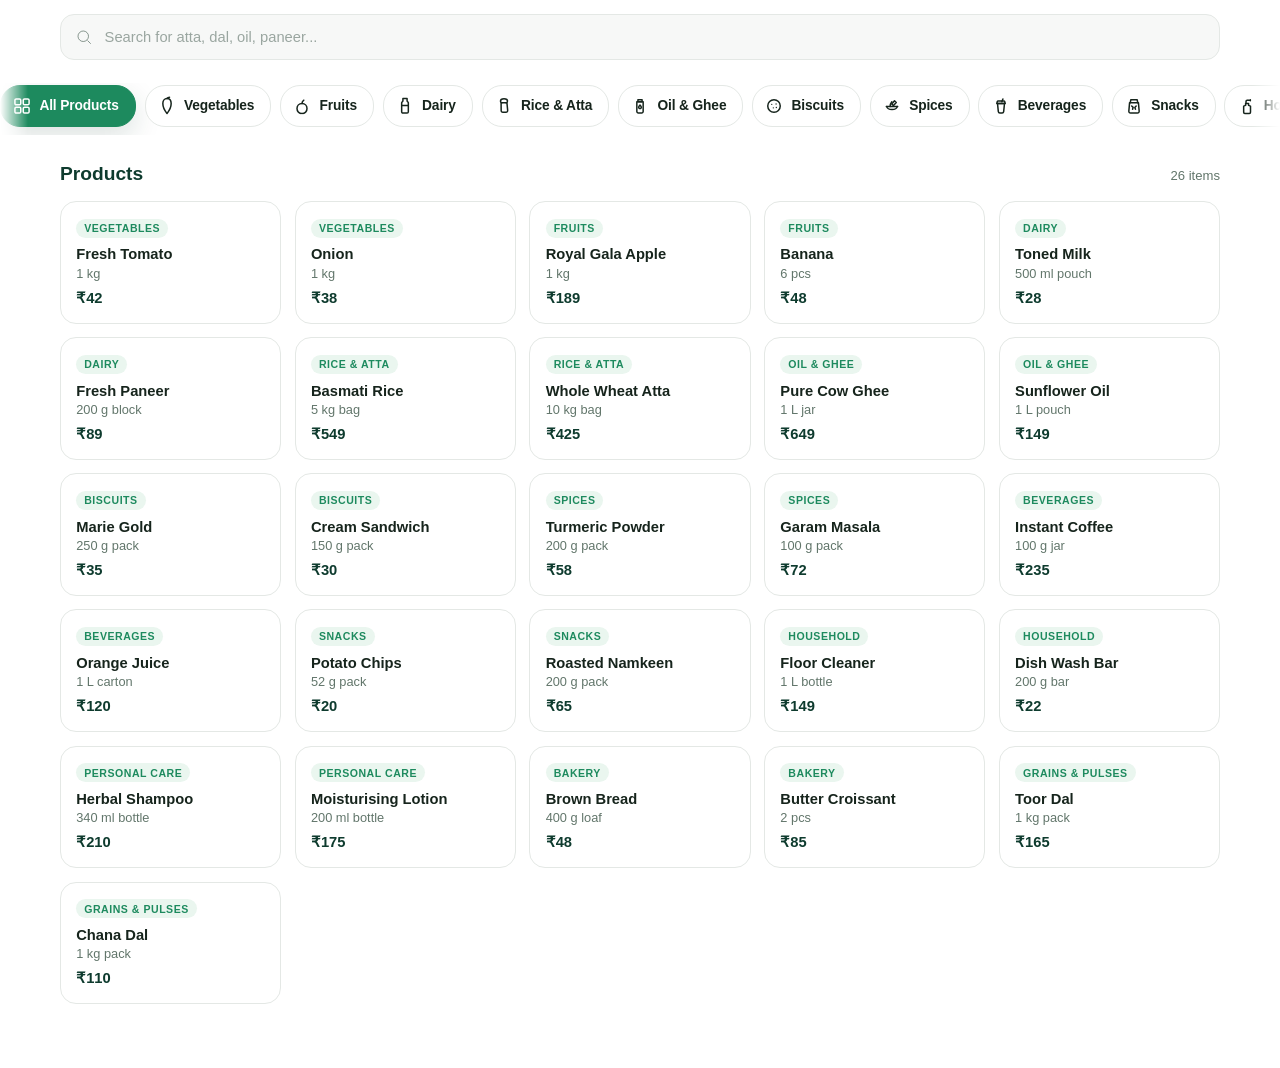
<file: category-nav.html>
<!DOCTYPE html>
<html lang="en">
<head>
<meta charset="UTF-8">
<meta name="viewport" content="width=device-width, initial-scale=1.0">
<title>Shop by Category — Component Preview</title>
<link rel="stylesheet" href="category-nav.css">
<style>
  /* page wrapper just for previewing the component in isolation */
  body{ margin:0; background:#F7F8F7; }
</style>
</head>
<body>

<!-- ==========================================================
     GS = "Grocery Store" component namespace.
     Everything below is self-contained: drop this section into
     any page, keep the two asset files alongside it, and it
     works with zero extra markup elsewhere.
=========================================================== -->
<section class="gs" data-gs>
  <div class="gs-container">

    <!-- ---------- Search bar ---------- -->
    <div class="gs-search-wrap">
      <label class="gs-search">
        <svg viewBox="0 0 24 24" aria-hidden="true"><circle cx="11" cy="11" r="7"/><path d="m21 21-4.3-4.3"/></svg>
        <input
          type="search"
          inputmode="search"
          placeholder="Search for atta, dal, oil, paneer..."
          aria-label="Search products"
          data-gs-search
        >
      </label>
    </div>
  </div>

  <!-- Zero-height marker the script watches to know when the bar
       below has stuck to the top of the viewport. -->
  <div data-gs-stick-sentinel style="height:1px;"></div>

  <!-- ---------- Sticky category navigation ----------
       Horizontally scrollable chip bar. Sticks to the top of the
       viewport as the page scrolls. Add/remove a category by
       adding/removing one <button> here — the JS and CSS need
       no changes to support more categories. ---------- -->
  <nav class="gs-cat-bar" data-gs-cat-bar aria-label="Product categories">
    <div class="gs-cat-scroll" data-gs-cat-scroll role="tablist">

      <button class="gs-chip is-active" data-category="all" role="tab" aria-selected="true">
        <span class="gs-chip-icon">
          <svg viewBox="0 0 24 24"><rect x="3.5" y="3.5" width="7" height="7" rx="1.5"/><rect x="13.5" y="3.5" width="7" height="7" rx="1.5"/><rect x="3.5" y="13.5" width="7" height="7" rx="1.5"/><rect x="13.5" y="13.5" width="7" height="7" rx="1.5"/></svg>
        </span>
        <span class="gs-chip-label">All Products</span>
      </button>

      <button class="gs-chip" data-category="vegetables" role="tab" aria-selected="false">
        <span class="gs-chip-icon">
          <svg viewBox="0 0 24 24"><path d="M12 3c3 0 5 2.5 5 6 0 5.2-2.6 9-5 12-2.4-3-5-6.8-5-12 0-3.5 2-6 5-6z"/><path d="M12 3c.6-1 1.8-1.6 3-1.6"/></svg>
        </span>
        <span class="gs-chip-label">Vegetables</span>
      </button>

      <button class="gs-chip" data-category="fruits" role="tab" aria-selected="false">
        <span class="gs-chip-icon">
          <svg viewBox="0 0 24 24"><path d="M12 9c3.6 0 6 2.6 6 6.1 0 3.3-2.4 5.9-4.8 5.9-.6 0-1-.2-1.2-.2-.2 0-.6.2-1.2.2C8.4 21 6 18.4 6 15.1 6 11.6 8.4 9 12 9z"/><path d="M12 9c0-1.8.9-3.2 2.2-4"/></svg>
        </span>
        <span class="gs-chip-label">Fruits</span>
      </button>

      <button class="gs-chip" data-category="dairy" role="tab" aria-selected="false">
        <span class="gs-chip-icon">
          <svg viewBox="0 0 24 24"><path d="M9.5 3h5v3l1.5 2v11a1.5 1.5 0 0 1-1.5 1.5h-5A1.5 1.5 0 0 1 8 19V8l1.5-2z"/><path d="M8.3 11.5h7.4"/></svg>
        </span>
        <span class="gs-chip-label">Dairy</span>
      </button>

      <button class="gs-chip" data-category="rice-atta" role="tab" aria-selected="false">
        <span class="gs-chip-icon">
          <svg viewBox="0 0 24 24"><path d="M8.5 8h7l.9 9.3a2 2 0 0 1-2 2.2h-3.8a2 2 0 0 1-2-2.2z"/><path d="M9.5 8c-1 0-1.7-.8-1.7-2C7.8 4.5 9.4 3.2 12 3.2s4.2 1.3 4.2 2.8c0 1.2-.7 2-1.7 2"/></svg>
        </span>
        <span class="gs-chip-label">Rice &amp; Atta</span>
      </button>

      <button class="gs-chip" data-category="oil-ghee" role="tab" aria-selected="false">
        <span class="gs-chip-icon">
          <svg viewBox="0 0 24 24"><path d="M9.5 4.5h5V7h-5z"/><path d="M8.2 7h7.6v11.5a1.8 1.8 0 0 1-1.8 1.8h-4a1.8 1.8 0 0 1-1.8-1.8z"/><path d="M12 10.8c1 1 1.6 1.9 1.6 2.7a1.6 1.6 0 1 1-3.2 0c0-.8.6-1.7 1.6-2.7z"/></svg>
        </span>
        <span class="gs-chip-label">Oil &amp; Ghee</span>
      </button>

      <button class="gs-chip" data-category="biscuits" role="tab" aria-selected="false">
        <span class="gs-chip-icon">
          <svg viewBox="0 0 24 24"><circle cx="12" cy="12" r="7.5"/><circle cx="9.3" cy="10" r=".8" fill="currentColor" stroke="none"/><circle cx="14.5" cy="9.6" r=".8" fill="currentColor" stroke="none"/><circle cx="11.2" cy="14.2" r=".8" fill="currentColor" stroke="none"/><circle cx="14.8" cy="13.8" r=".8" fill="currentColor" stroke="none"/></svg>
        </span>
        <span class="gs-chip-label">Biscuits</span>
      </button>

      <button class="gs-chip" data-category="spices" role="tab" aria-selected="false">
        <span class="gs-chip-icon">
          <svg viewBox="0 0 24 24"><path d="M5.8 12.5a6.2 3.8 0 0 0 12.4 0"/><path d="M5.2 12.5h13.6"/><path d="M9.8 12.5c0-1.9.7-4.1 2-5.6"/><path d="M15 5.8l2.1 2-3.3 3.7-2.1-1.9z"/></svg>
        </span>
        <span class="gs-chip-label">Spices</span>
      </button>

      <button class="gs-chip" data-category="beverages" role="tab" aria-selected="false">
        <span class="gs-chip-icon">
          <svg viewBox="0 0 24 24"><path d="M7.8 9h8.4l-1 9.8a1.9 1.9 0 0 1-1.9 1.7h-2.6a1.9 1.9 0 0 1-1.9-1.7z"/><path d="M6.9 9h10.2l-.7-2.4a1 1 0 0 0-1-.7H8.6a1 1 0 0 0-1 .7z"/><path d="M13 6.9 14.3 3.5"/></svg>
        </span>
        <span class="gs-chip-label">Beverages</span>
      </button>

      <button class="gs-chip" data-category="snacks" role="tab" aria-selected="false">
        <span class="gs-chip-icon">
          <svg viewBox="0 0 24 24"><path d="M7.5 8 8.2 4.5h7.6L16.5 8"/><path d="M6.7 8h10.6l.9 10.2a2 2 0 0 1-2 2.2H7.8a2 2 0 0 1-2-2.2z"/><path d="M9.2 12 11 13.6l-.7 2.2M14.6 12l-1.6 1.8.8 2"/></svg>
        </span>
        <span class="gs-chip-label">Snacks</span>
      </button>

      <button class="gs-chip" data-category="household" role="tab" aria-selected="false">
        <span class="gs-chip-icon">
          <svg viewBox="0 0 24 24"><path d="M10.3 9h3.6v2.3l2.3.9v7.4a1.4 1.4 0 0 1-1.4 1.4h-5.4a1.4 1.4 0 0 1-1.4-1.4v-7.4l2.3-.9z"/><path d="M10.8 9V6.5a1.3 1.3 0 0 1 1.3-1.3h.6"/><path d="M13.4 5.2h2.1M16 4.5v1.3"/></svg>
        </span>
        <span class="gs-chip-label">Household</span>
      </button>

      <button class="gs-chip" data-category="personal-care" role="tab" aria-selected="false">
        <span class="gs-chip-icon">
          <svg viewBox="0 0 24 24"><path d="M9.3 9h5.4v10.2a1.8 1.8 0 0 1-1.8 1.8h-1.8a1.8 1.8 0 0 1-1.8-1.8z"/><path d="M10.2 9V6.7h3.6V9"/><path d="M11 6.7V4.8h2v1.9"/><path d="M9.3 13.2h5.4"/></svg>
        </span>
        <span class="gs-chip-label">Personal Care</span>
      </button>

      <button class="gs-chip" data-category="bakery" role="tab" aria-selected="false">
        <span class="gs-chip-icon">
          <svg viewBox="0 0 24 24"><path d="M4.5 13c0-3.6 3.2-6.6 7.5-6.6s7.5 3 7.5 6.6c0 3.4-1.6 6-3.4 6H7.9c-1.8 0-3.4-2.6-3.4-6z"/><path d="M8.2 13.2c0-1.2.9-2.6 2-3.3M13.6 13.2c0-1.2.7-2.4 1.6-3.2"/></svg>
        </span>
        <span class="gs-chip-label">Bakery</span>
      </button>

      <button class="gs-chip" data-category="grains-pulses" role="tab" aria-selected="false">
        <span class="gs-chip-icon">
          <svg viewBox="0 0 24 24"><path d="M6.5 9.5h11l-.8 8.7a2 2 0 0 1-2 1.8H9.3a2 2 0 0 1-2-1.8z"/><path d="M6.2 9.5a5.7 3 0 0 1 11.6 0"/><circle cx="10.3" cy="13.5" r=".9" fill="currentColor" stroke="none"/><circle cx="13.7" cy="14.3" r=".9" fill="currentColor" stroke="none"/><circle cx="11.6" cy="16.6" r=".9" fill="currentColor" stroke="none"/></svg>
        </span>
        <span class="gs-chip-label">Grains &amp; Pulses</span>
      </button>

    </div>
  </nav>

  <div class="gs-container">
    <!-- ---------- Product grid ----------
         Real product markup goes here. Each card needs only:
         - `data-gs-product` = the matching category slug
         - `data-gs-name`    = searchable name (lowercase is fine, JS lowercases it anyway)
         Everything else is presentational. To scale to 500+ products,
         render this markup from your product data source — the
         filter script needs no changes. ---------- -->
    <div class="gs-products">
      <div class="gs-products-head">
        <h2>Products</h2>
        <span class="gs-count" data-gs-count></span>
      </div>

      <div class="gs-product-grid" data-gs-grid>

        <div class="gs-product" data-gs-product="vegetables" data-gs-name="fresh tomato">
          <span class="gs-product-tag">Vegetables</span>
          <h3>Fresh Tomato</h3>
          <span class="gs-meta">1 kg</span>
          <span class="gs-price">₹42</span>
        </div>
        <div class="gs-product" data-gs-product="vegetables" data-gs-name="onion">
          <span class="gs-product-tag">Vegetables</span>
          <h3>Onion</h3>
          <span class="gs-meta">1 kg</span>
          <span class="gs-price">₹38</span>
        </div>

        <div class="gs-product" data-gs-product="fruits" data-gs-name="royal gala apple">
          <span class="gs-product-tag">Fruits</span>
          <h3>Royal Gala Apple</h3>
          <span class="gs-meta">1 kg</span>
          <span class="gs-price">₹189</span>
        </div>
        <div class="gs-product" data-gs-product="fruits" data-gs-name="banana">
          <span class="gs-product-tag">Fruits</span>
          <h3>Banana</h3>
          <span class="gs-meta">6 pcs</span>
          <span class="gs-price">₹48</span>
        </div>

        <div class="gs-product" data-gs-product="dairy" data-gs-name="toned milk">
          <span class="gs-product-tag">Dairy</span>
          <h3>Toned Milk</h3>
          <span class="gs-meta">500 ml pouch</span>
          <span class="gs-price">₹28</span>
        </div>
        <div class="gs-product" data-gs-product="dairy" data-gs-name="fresh paneer">
          <span class="gs-product-tag">Dairy</span>
          <h3>Fresh Paneer</h3>
          <span class="gs-meta">200 g block</span>
          <span class="gs-price">₹89</span>
        </div>

        <div class="gs-product" data-gs-product="rice-atta" data-gs-name="basmati rice">
          <span class="gs-product-tag">Rice &amp; Atta</span>
          <h3>Basmati Rice</h3>
          <span class="gs-meta">5 kg bag</span>
          <span class="gs-price">₹549</span>
        </div>
        <div class="gs-product" data-gs-product="rice-atta" data-gs-name="whole wheat atta">
          <span class="gs-product-tag">Rice &amp; Atta</span>
          <h3>Whole Wheat Atta</h3>
          <span class="gs-meta">10 kg bag</span>
          <span class="gs-price">₹425</span>
        </div>

        <div class="gs-product" data-gs-product="oil-ghee" data-gs-name="pure cow ghee">
          <span class="gs-product-tag">Oil &amp; Ghee</span>
          <h3>Pure Cow Ghee</h3>
          <span class="gs-meta">1 L jar</span>
          <span class="gs-price">₹649</span>
        </div>
        <div class="gs-product" data-gs-product="oil-ghee" data-gs-name="sunflower oil">
          <span class="gs-product-tag">Oil &amp; Ghee</span>
          <h3>Sunflower Oil</h3>
          <span class="gs-meta">1 L pouch</span>
          <span class="gs-price">₹149</span>
        </div>

        <div class="gs-product" data-gs-product="biscuits" data-gs-name="marie gold">
          <span class="gs-product-tag">Biscuits</span>
          <h3>Marie Gold</h3>
          <span class="gs-meta">250 g pack</span>
          <span class="gs-price">₹35</span>
        </div>
        <div class="gs-product" data-gs-product="biscuits" data-gs-name="cream sandwich">
          <span class="gs-product-tag">Biscuits</span>
          <h3>Cream Sandwich</h3>
          <span class="gs-meta">150 g pack</span>
          <span class="gs-price">₹30</span>
        </div>

        <div class="gs-product" data-gs-product="spices" data-gs-name="turmeric powder">
          <span class="gs-product-tag">Spices</span>
          <h3>Turmeric Powder</h3>
          <span class="gs-meta">200 g pack</span>
          <span class="gs-price">₹58</span>
        </div>
        <div class="gs-product" data-gs-product="spices" data-gs-name="garam masala">
          <span class="gs-product-tag">Spices</span>
          <h3>Garam Masala</h3>
          <span class="gs-meta">100 g pack</span>
          <span class="gs-price">₹72</span>
        </div>

        <div class="gs-product" data-gs-product="beverages" data-gs-name="instant coffee">
          <span class="gs-product-tag">Beverages</span>
          <h3>Instant Coffee</h3>
          <span class="gs-meta">100 g jar</span>
          <span class="gs-price">₹235</span>
        </div>
        <div class="gs-product" data-gs-product="beverages" data-gs-name="orange juice">
          <span class="gs-product-tag">Beverages</span>
          <h3>Orange Juice</h3>
          <span class="gs-meta">1 L carton</span>
          <span class="gs-price">₹120</span>
        </div>

        <div class="gs-product" data-gs-product="snacks" data-gs-name="potato chips">
          <span class="gs-product-tag">Snacks</span>
          <h3>Potato Chips</h3>
          <span class="gs-meta">52 g pack</span>
          <span class="gs-price">₹20</span>
        </div>
        <div class="gs-product" data-gs-product="snacks" data-gs-name="roasted namkeen">
          <span class="gs-product-tag">Snacks</span>
          <h3>Roasted Namkeen</h3>
          <span class="gs-meta">200 g pack</span>
          <span class="gs-price">₹65</span>
        </div>

        <div class="gs-product" data-gs-product="household" data-gs-name="floor cleaner">
          <span class="gs-product-tag">Household</span>
          <h3>Floor Cleaner</h3>
          <span class="gs-meta">1 L bottle</span>
          <span class="gs-price">₹149</span>
        </div>
        <div class="gs-product" data-gs-product="household" data-gs-name="dish wash bar">
          <span class="gs-product-tag">Household</span>
          <h3>Dish Wash Bar</h3>
          <span class="gs-meta">200 g bar</span>
          <span class="gs-price">₹22</span>
        </div>

        <div class="gs-product" data-gs-product="personal-care" data-gs-name="herbal shampoo">
          <span class="gs-product-tag">Personal Care</span>
          <h3>Herbal Shampoo</h3>
          <span class="gs-meta">340 ml bottle</span>
          <span class="gs-price">₹210</span>
        </div>
        <div class="gs-product" data-gs-product="personal-care" data-gs-name="moisturising lotion">
          <span class="gs-product-tag">Personal Care</span>
          <h3>Moisturising Lotion</h3>
          <span class="gs-meta">200 ml bottle</span>
          <span class="gs-price">₹175</span>
        </div>

        <div class="gs-product" data-gs-product="bakery" data-gs-name="brown bread">
          <span class="gs-product-tag">Bakery</span>
          <h3>Brown Bread</h3>
          <span class="gs-meta">400 g loaf</span>
          <span class="gs-price">₹48</span>
        </div>
        <div class="gs-product" data-gs-product="bakery" data-gs-name="butter croissant">
          <span class="gs-product-tag">Bakery</span>
          <h3>Butter Croissant</h3>
          <span class="gs-meta">2 pcs</span>
          <span class="gs-price">₹85</span>
        </div>

        <div class="gs-product" data-gs-product="grains-pulses" data-gs-name="toor dal">
          <span class="gs-product-tag">Grains &amp; Pulses</span>
          <h3>Toor Dal</h3>
          <span class="gs-meta">1 kg pack</span>
          <span class="gs-price">₹165</span>
        </div>
        <div class="gs-product" data-gs-product="grains-pulses" data-gs-name="chana dal">
          <span class="gs-product-tag">Grains &amp; Pulses</span>
          <h3>Chana Dal</h3>
          <span class="gs-meta">1 kg pack</span>
          <span class="gs-price">₹110</span>
        </div>

      </div>

      <!-- ---------- Empty state ---------- -->
      <div class="gs-empty" data-gs-empty>
        <svg viewBox="0 0 24 24"><circle cx="11" cy="11" r="7"/><path d="m21 21-4.3-4.3"/><path d="M8.5 11h5"/></svg>
        <strong>No Products Found</strong>
        <span>Try a different category or search term.</span>
      </div>
    </div>
  </div>
</section>

<script src="category-nav.js"></script>
</body>
</html>
</file>
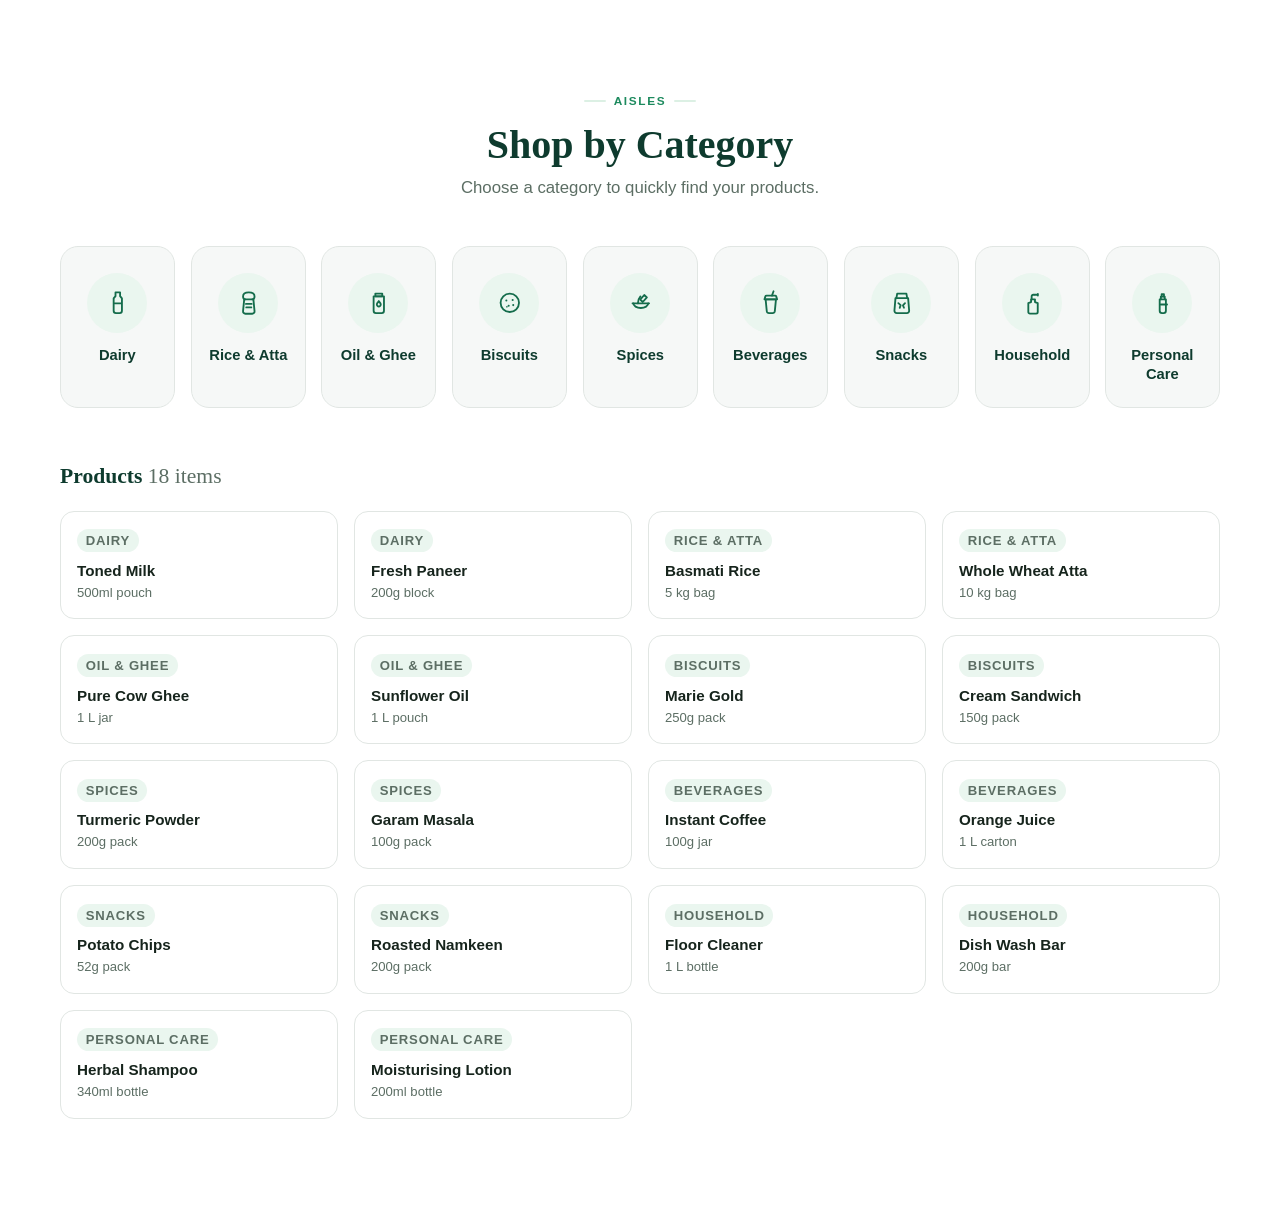
<file: category-section.html>
<!DOCTYPE html>
<html lang="en">
<head>
<meta charset="UTF-8">
<meta name="viewport" content="width=device-width, initial-scale=1.0">
<title>Shop by Category — Component Preview</title>
<link rel="stylesheet" href="category-section.css">
<style>
  /* page wrapper just for previewing the component in isolation */
  body{ margin:0; background:#F6F8F7; }
</style>
</head>
<body>

<section class="sbc" id="categories" data-sbc>
  <div class="sbc-container">

    <div class="sbc-head">
      <span class="sbc-eyebrow">Aisles</span>
      <h2>Shop by Category</h2>
      <p>Choose a category to quickly find your products.</p>
    </div>

    <div class="sbc-grid">

      <button class="sbc-card" data-category="dairy">
        <span class="sbc-check"><svg viewBox="0 0 24 24" fill="none" stroke="currentColor" stroke-linecap="round" stroke-linejoin="round"><path d="M4 12l5 5L20 6"/></svg></span>
        <span class="sbc-icon">
          <svg viewBox="0 0 24 24" fill="none" stroke="currentColor" stroke-width="1.6" stroke-linecap="round" stroke-linejoin="round">
            <path d="M10 3h4v3.2l1.6 2V19a2 2 0 0 1-2 2h-3.2a2 2 0 0 1-2-2V8.2l1.6-2z"/>
            <path d="M9.2 12.5h5.6"/>
          </svg>
        </span>
        <span class="sbc-name">Dairy</span>
      </button>

      <button class="sbc-card" data-category="rice-atta">
        <span class="sbc-check"><svg viewBox="0 0 24 24" fill="none" stroke="currentColor" stroke-linecap="round" stroke-linejoin="round"><path d="M4 12l5 5L20 6"/></svg></span>
        <span class="sbc-icon">
          <svg viewBox="0 0 24 24" fill="none" stroke="currentColor" stroke-width="1.6" stroke-linecap="round" stroke-linejoin="round">
            <path d="M9 9c-1.2 0-2-1-2-2.4C7 4.6 8.8 3 12 3s5 1.6 5 3.6C17 8 16.2 9 15 9"/>
            <path d="M8 9h8l1 10.2a2 2 0 0 1-2 2.3H9a2 2 0 0 1-2-2.3z"/>
            <path d="M9.5 13h5M9.8 16h4.4"/>
          </svg>
        </span>
        <span class="sbc-name">Rice &amp; Atta</span>
      </button>

      <button class="sbc-card" data-category="oil-ghee">
        <span class="sbc-check"><svg viewBox="0 0 24 24" fill="none" stroke="currentColor" stroke-linecap="round" stroke-linejoin="round"><path d="M4 12l5 5L20 6"/></svg></span>
        <span class="sbc-icon">
          <svg viewBox="0 0 24 24" fill="none" stroke="currentColor" stroke-width="1.6" stroke-linecap="round" stroke-linejoin="round">
            <path d="M9 4h6v2.4H9z"/>
            <path d="M7.5 6.4h9V19a2 2 0 0 1-2 2h-5a2 2 0 0 1-2-2z"/>
            <path d="M12 10.5c1.1 1.2 1.7 2.1 1.7 3a1.7 1.7 0 1 1-3.4 0c0-.9.6-1.8 1.7-3z"/>
          </svg>
        </span>
        <span class="sbc-name">Oil &amp; Ghee</span>
      </button>

      <button class="sbc-card" data-category="biscuits">
        <span class="sbc-check"><svg viewBox="0 0 24 24" fill="none" stroke="currentColor" stroke-linecap="round" stroke-linejoin="round"><path d="M4 12l5 5L20 6"/></svg></span>
        <span class="sbc-icon">
          <svg viewBox="0 0 24 24" fill="none" stroke="currentColor" stroke-width="1.6" stroke-linecap="round" stroke-linejoin="round">
            <circle cx="12" cy="12" r="8"/>
            <circle cx="9" cy="10" r=".9" fill="currentColor" stroke="none"/>
            <circle cx="14.5" cy="9.5" r=".9" fill="currentColor" stroke="none"/>
            <circle cx="11" cy="14.5" r=".9" fill="currentColor" stroke="none"/>
            <circle cx="15" cy="14" r=".9" fill="currentColor" stroke="none"/>
            <circle cx="9.5" cy="15.5" r=".7" fill="currentColor" stroke="none"/>
          </svg>
        </span>
        <span class="sbc-name">Biscuits</span>
      </button>

      <button class="sbc-card" data-category="spices">
        <span class="sbc-check"><svg viewBox="0 0 24 24" fill="none" stroke="currentColor" stroke-linecap="round" stroke-linejoin="round"><path d="M4 12l5 5L20 6"/></svg></span>
        <span class="sbc-icon">
          <svg viewBox="0 0 24 24" fill="none" stroke="currentColor" stroke-width="1.6" stroke-linecap="round" stroke-linejoin="round">
            <path d="M5.5 12.5a6.5 4 0 0 0 13 0"/>
            <path d="M4.8 12.5h14.4"/>
            <path d="M9.5 12.5c0-2 .8-4.4 2.2-6"/>
            <path d="M15 5.2l2.3 2.1-3.6 4-2.2-2z"/>
          </svg>
        </span>
        <span class="sbc-name">Spices</span>
      </button>

      <button class="sbc-card" data-category="beverages">
        <span class="sbc-check"><svg viewBox="0 0 24 24" fill="none" stroke="currentColor" stroke-linecap="round" stroke-linejoin="round"><path d="M4 12l5 5L20 6"/></svg></span>
        <span class="sbc-icon">
          <svg viewBox="0 0 24 24" fill="none" stroke="currentColor" stroke-width="1.6" stroke-linecap="round" stroke-linejoin="round">
            <path d="M7.5 9h9l-1 10.3a2 2 0 0 1-2 1.7h-3a2 2 0 0 1-2-1.7z"/>
            <path d="M6.5 9h11l-.8-2.6a1 1 0 0 0-1-.7H8.3a1 1 0 0 0-1 .7z"/>
            <path d="M13 5.7 14.4 2"/>
          </svg>
        </span>
        <span class="sbc-name">Beverages</span>
      </button>

      <button class="sbc-card" data-category="snacks">
        <span class="sbc-check"><svg viewBox="0 0 24 24" fill="none" stroke="currentColor" stroke-linecap="round" stroke-linejoin="round"><path d="M4 12l5 5L20 6"/></svg></span>
        <span class="sbc-icon">
          <svg viewBox="0 0 24 24" fill="none" stroke="currentColor" stroke-width="1.6" stroke-linecap="round" stroke-linejoin="round">
            <path d="M7.3 8 8 4h8l.7 4"/>
            <path d="M6.5 8h11l.9 10.8a2 2 0 0 1-2 2.2H7.6a2 2 0 0 1-2-2.2z"/>
            <path d="M9 12.3 11 14l-.8 2.4M14.8 12.3 13 14.2l.9 2.1"/>
          </svg>
        </span>
        <span class="sbc-name">Snacks</span>
      </button>

      <button class="sbc-card" data-category="household">
        <span class="sbc-check"><svg viewBox="0 0 24 24" fill="none" stroke="currentColor" stroke-linecap="round" stroke-linejoin="round"><path d="M4 12l5 5L20 6"/></svg></span>
        <span class="sbc-icon">
          <svg viewBox="0 0 24 24" fill="none" stroke="currentColor" stroke-width="1.6" stroke-linecap="round" stroke-linejoin="round">
            <path d="M10.5 9h3.4v2.4l2.4.9V20a1.4 1.4 0 0 1-1.4 1.4H9.5A1.4 1.4 0 0 1 8.1 20v-7.7l2.4-.9z"/>
            <path d="M11 9V6.4A1.4 1.4 0 0 1 12.4 5h.6"/>
            <path d="M13.6 5h2.3"/>
            <path d="M16.4 4.3v1.4"/>
          </svg>
        </span>
        <span class="sbc-name">Household</span>
      </button>

      <button class="sbc-card" data-category="personal-care">
        <span class="sbc-check"><svg viewBox="0 0 24 24" fill="none" stroke="currentColor" stroke-linecap="round" stroke-linejoin="round"><path d="M4 12l5 5L20 6"/></svg></span>
        <span class="sbc-icon">
          <svg viewBox="0 0 24 24" fill="none" stroke="currentColor" stroke-width="1.6" stroke-linecap="round" stroke-linejoin="round">
            <path d="M9.3 9h5.4V19a2 2 0 0 1-2 2h-1.4a2 2 0 0 1-2-2z"/>
            <path d="M10.3 9V6.6h3.4V9"/>
            <path d="M11 6.6V4.6h2v2"/>
            <path d="M10.3 13.5h5.4"/>
          </svg>
        </span>
        <span class="sbc-name">Personal Care</span>
      </button>

    </div>

    <!-- ============ Demo product grid — replace with your real product markup.
         Keep data-sbc-product="<same slug as the category button>" on each card. ============ -->
    <div class="sbc-products">
      <div class="sbc-products-head">
        <h3>Products <span data-sbc-count style="color:#5C6E64;font-weight:500;"></span></h3>
        <button class="sbc-clear" type="button">Clear filter</button>
      </div>

      <div class="sbc-product-grid">
        <div class="sbc-product" data-sbc-product="dairy"><span class="sbc-product-tag">Dairy</span><h4>Toned Milk</h4><span>500ml pouch</span></div>
        <div class="sbc-product" data-sbc-product="dairy"><span class="sbc-product-tag">Dairy</span><h4>Fresh Paneer</h4><span>200g block</span></div>
        <div class="sbc-product" data-sbc-product="rice-atta"><span class="sbc-product-tag">Rice &amp; Atta</span><h4>Basmati Rice</h4><span>5 kg bag</span></div>
        <div class="sbc-product" data-sbc-product="rice-atta"><span class="sbc-product-tag">Rice &amp; Atta</span><h4>Whole Wheat Atta</h4><span>10 kg bag</span></div>
        <div class="sbc-product" data-sbc-product="oil-ghee"><span class="sbc-product-tag">Oil &amp; Ghee</span><h4>Pure Cow Ghee</h4><span>1 L jar</span></div>
        <div class="sbc-product" data-sbc-product="oil-ghee"><span class="sbc-product-tag">Oil &amp; Ghee</span><h4>Sunflower Oil</h4><span>1 L pouch</span></div>
        <div class="sbc-product" data-sbc-product="biscuits"><span class="sbc-product-tag">Biscuits</span><h4>Marie Gold</h4><span>250g pack</span></div>
        <div class="sbc-product" data-sbc-product="biscuits"><span class="sbc-product-tag">Biscuits</span><h4>Cream Sandwich</h4><span>150g pack</span></div>
        <div class="sbc-product" data-sbc-product="spices"><span class="sbc-product-tag">Spices</span><h4>Turmeric Powder</h4><span>200g pack</span></div>
        <div class="sbc-product" data-sbc-product="spices"><span class="sbc-product-tag">Spices</span><h4>Garam Masala</h4><span>100g pack</span></div>
        <div class="sbc-product" data-sbc-product="beverages"><span class="sbc-product-tag">Beverages</span><h4>Instant Coffee</h4><span>100g jar</span></div>
        <div class="sbc-product" data-sbc-product="beverages"><span class="sbc-product-tag">Beverages</span><h4>Orange Juice</h4><span>1 L carton</span></div>
        <div class="sbc-product" data-sbc-product="snacks"><span class="sbc-product-tag">Snacks</span><h4>Potato Chips</h4><span>52g pack</span></div>
        <div class="sbc-product" data-sbc-product="snacks"><span class="sbc-product-tag">Snacks</span><h4>Roasted Namkeen</h4><span>200g pack</span></div>
        <div class="sbc-product" data-sbc-product="household"><span class="sbc-product-tag">Household</span><h4>Floor Cleaner</h4><span>1 L bottle</span></div>
        <div class="sbc-product" data-sbc-product="household"><span class="sbc-product-tag">Household</span><h4>Dish Wash Bar</h4><span>200g bar</span></div>
        <div class="sbc-product" data-sbc-product="personal-care"><span class="sbc-product-tag">Personal Care</span><h4>Herbal Shampoo</h4><span>340ml bottle</span></div>
        <div class="sbc-product" data-sbc-product="personal-care"><span class="sbc-product-tag">Personal Care</span><h4>Moisturising Lotion</h4><span>200ml bottle</span></div>
      </div>

      <div class="sbc-empty">No products in this category yet.</div>
    </div>

  </div>
</section>

<script src="category-section.js"></script>
</body>
</html>
</file>
<file: style.css>
/* =============================================================
   HARVESTLY — Premium Grocery Shop
   Design tokens
============================================================= */
:root{
  /* colour */
  --forest:      #1F3D2B;
  --forest-dark: #142A1D;
  --moss:        #4C7A5A;
  --gold:        #E8A33D;
  --gold-dark:   #C9832A;
  --tomato:      #C1442B;
  --paper:       #F7F4EC;
  --paper-dim:   #EFEADE;
  --ink:         #1B2A1F;
  --ink-soft:    #4A5750;
  --line:        #DED6C3;
  --white:       #FFFFFF;

  /* type */
  --font-display: "Fraunces", Georgia, serif;
  --font-body: "Manrope", -apple-system, BlinkMacSystemFont, "Segoe UI", sans-serif;

  /* layout */
  --container: 1240px;
  --radius-sm: 8px;
  --radius-md: 16px;
  --radius-lg: 28px;
  --shadow-sm: 0 2px 10px rgba(20,42,29,0.08);
  --shadow-md: 0 12px 32px rgba(20,42,29,0.14);
  --shadow-lg: 0 24px 60px rgba(20,42,29,0.20);
  --ease: cubic-bezier(.22,.9,.32,1);
}

/* =============================================================
   RESET
============================================================= */
*,*::before,*::after{ box-sizing: border-box; }
html{ scroll-behavior: smooth; }
body{
  margin:0;
  font-family: var(--font-body);
  color: var(--ink);
  background: var(--paper);
  line-height: 1.6;
  -webkit-font-smoothing: antialiased;
}
img{ max-width:100%; display:block; }
a{ color: inherit; text-decoration: none; }
ul{ list-style:none; margin:0; padding:0; }
button{ font-family: inherit; cursor:pointer; }
input,textarea{ font-family: inherit; font-size:1rem; }
h1,h2,h3,h4{ font-family: var(--font-display); color: var(--forest-dark); margin:0; line-height:1.15; }
p{ margin:0; }

@media (prefers-reduced-motion: reduce){
  *{ animation-duration:0.01ms !important; animation-iteration-count:1 !important; transition-duration:0.01ms !important; scroll-behavior:auto !important; }
}

.sr-only{
  position:absolute; width:1px; height:1px; padding:0; margin:-1px;
  overflow:hidden; clip:rect(0,0,0,0); white-space:nowrap; border:0;
}
.skip-link{
  position:absolute; left:-999px; top:0; background:var(--forest); color:var(--white);
  padding:.75rem 1.25rem; z-index:999; border-radius:0 0 8px 0;
}
.skip-link:focus{ left:0; }

:focus-visible{ outline: 3px solid var(--gold); outline-offset: 2px; }

.container{
  width:100%;
  max-width: var(--container);
  margin-inline:auto;
  padding-inline: clamp(1.25rem, 4vw, 2.5rem);
}

/* =============================================================
   BUTTONS & SHARED
============================================================= */
.btn{
  display:inline-flex; align-items:center; justify-content:center; gap:.5rem;
  padding: .9rem 1.75rem;
  border-radius: 999px;
  border: 2px solid transparent;
  font-weight:700;
  font-size: .95rem;
  letter-spacing:.01em;
  transition: transform .25s var(--ease), box-shadow .25s var(--ease), background .25s var(--ease);
  white-space:nowrap;
}
.btn-primary{
  background: var(--gold);
  color: var(--forest-dark);
  box-shadow: var(--shadow-sm);
}
.btn-primary:hover{
  background: var(--gold-dark);
  transform: translateY(-2px);
  box-shadow: var(--shadow-md);
}
.btn-sm{ padding:.6rem 1.2rem; font-size:.85rem; }
.btn-block{ width:100%; }

.eyebrow{
  display:inline-block;
  font-family: var(--font-body);
  font-weight:800;
  font-size:.78rem;
  letter-spacing:.14em;
  text-transform:uppercase;
  color: var(--tomato);
  margin-bottom: .75rem;
}
.eyebrow-light{ color: var(--gold); }

/* stamp — signature element, styled like a crate ink-stamp */
.stamp{
  display:inline-flex;
  align-items:center;
  font-family: var(--font-body);
  font-weight:800;
  font-size:.72rem;
  letter-spacing:.12em;
  text-transform:uppercase;
  padding:.4rem .9rem;
  border:2px solid currentColor;
  border-radius: 4px;
  transform: rotate(-2deg);
}
.stamp-gold{ color: var(--gold-dark); background: rgba(232,163,61,0.12); }
.stamp-red{ color: var(--tomato); background: rgba(193,68,43,0.08); position:absolute; top:1rem; left:1rem; z-index:2;}
.stamp-mini{
  position:absolute; top:.75rem; left:.75rem; z-index:2;
  color: var(--forest); background: var(--paper);
  font-size:.62rem; padding:.3rem .6rem; box-shadow: var(--shadow-sm);
}

.section{ padding: clamp(3.5rem, 8vw, 6.5rem) 0; }
.section-tint{ background: var(--paper-dim); }
.section-head{ max-width: 640px; margin-bottom: clamp(2rem, 5vw, 3.5rem); }
.section-head h2{ font-size: clamp(1.9rem, 4vw, 2.75rem); margin-bottom:.75rem; }
.section-head p{ color: var(--ink-soft); font-size:1.05rem; }
.section-head.split{ display:flex; flex-wrap:wrap; justify-content:space-between; align-items:flex-end; gap:1rem; max-width:none; }
.section-head.split p{ max-width:340px; }
.section-head.light h2, .section-head.light p{ color: var(--white); }
.section-head.light p{ opacity:.85; }

/* =============================================================
   REVEAL ANIMATION
============================================================= */
.reveal-up{
  opacity:0;
  transform: translateY(28px);
  transition: opacity .7s var(--ease), transform .7s var(--ease);
}
.reveal-up.in-view{ opacity:1; transform: translateY(0); }

/* =============================================================
   HEADER
============================================================= */
.site-header{
  position: sticky; top:0; z-index:100;
  background: rgba(247,244,236,0.9);
  backdrop-filter: blur(10px);
  border-bottom: 1px solid transparent;
  transition: box-shadow .3s var(--ease), border-color .3s var(--ease), background .3s var(--ease);
}
.site-header.scrolled{
  box-shadow: var(--shadow-sm);
  border-color: var(--line);
  background: rgba(247,244,236,0.97);
}
.header-inner{
  display:flex; align-items:center; justify-content:space-between;
  gap:1.5rem; padding-block: 1rem;
}
.logo{ display:flex; align-items:center; gap:.6rem; }
.logo-mark{
  display:grid; place-items:center;
  width:38px; height:38px; border-radius:10px;
  background: var(--forest); color: var(--gold);
  font-family: var(--font-display); font-weight:700; font-size:1.2rem;
}
.logo-text{ font-family: var(--font-display); font-weight:600; font-size:1.3rem; color: var(--forest-dark); }

.main-nav ul{ display:flex; gap: clamp(1rem, 2vw, 2rem); }
.main-nav a{
  font-weight:600; font-size:.95rem; color: var(--ink);
  position:relative; padding-block:.3rem;
}
.main-nav a::after{
  content:""; position:absolute; left:0; bottom:-2px; width:0; height:2px;
  background: var(--tomato); transition: width .3s var(--ease);
}
.main-nav a:hover::after{ width:100%; }

.header-actions{ display:flex; align-items:center; gap:.6rem; }
.icon-btn{
  position:relative;
  display:grid; place-items:center;
  width:40px; height:40px; border-radius:50%;
  background: transparent; border:1px solid var(--line); color: var(--forest-dark);
  transition: background .2s var(--ease), transform .2s var(--ease);
}
.icon-btn:hover{ background: var(--paper-dim); transform: translateY(-2px); }
.cart-count{
  position:absolute; top:-4px; right:-4px;
  background: var(--tomato); color:var(--white);
  font-size:.65rem; font-weight:800; line-height:1;
  min-width:18px; height:18px; border-radius:50%;
  display:grid; place-items:center; padding:0 3px;
  transform: scale(1); transition: transform .25s var(--ease);
}
.cart-count.bump{ transform: scale(1.35); }
.nav-cta{ display:none; }

.menu-toggle{
  display:flex; flex-direction:column; justify-content:center; gap:5px;
  width:40px; height:40px; background:none; border:none; padding:0;
}
.menu-toggle span{ width:22px; height:2px; background:var(--forest-dark); margin-inline:auto; transition: transform .3s var(--ease), opacity .3s var(--ease); }
.menu-toggle.active span:nth-child(1){ transform: translateY(7px) rotate(45deg); }
.menu-toggle.active span:nth-child(2){ opacity:0; }
.menu-toggle.active span:nth-child(3){ transform: translateY(-7px) rotate(-45deg); }

.search-panel{
  max-height:0; overflow:hidden; background: var(--forest); transition: max-height .35s var(--ease);
}
.search-panel.open{ max-height:100px; }
.search-panel-inner{ display:flex; align-items:center; gap:1rem; padding-block:1rem; }
.search-panel-inner input{
  flex:1; background:transparent; border:none; border-bottom:2px solid rgba(255,255,255,.3);
  color:var(--white); padding:.5rem 0; font-size:1.1rem;
}
.search-panel-inner input::placeholder{ color: rgba(255,255,255,.55); }
.search-panel-inner input:focus{ outline:none; border-color: var(--gold); }
.search-panel .icon-btn{ color: var(--white); border-color: rgba(255,255,255,.3); font-size:1.4rem; }

@media (min-width: 900px){
  .nav-cta{ display:inline-flex; }
}
@media (max-width: 899px){
  .main-nav{
    position:fixed; inset: 0 0 0 auto; width:min(320px, 85vw); height:100vh;
    background: var(--forest); padding: 6rem 2rem 2rem;
    transform: translateX(100%); transition: transform .4s var(--ease);
    z-index:99;
  }
  .main-nav.open{ transform: translateX(0); }
  .main-nav ul{ flex-direction:column; gap:1.5rem; }
  .main-nav a{ color: var(--white); font-size:1.1rem; }
  .menu-toggle{ display:flex; }
}
@media (min-width: 900px){ .menu-toggle{ display:none; } }

/* =============================================================
   HERO
============================================================= */
.hero{ position:relative; min-height: min(92vh, 820px); display:flex; align-items:center; overflow:hidden; }
.hero-bg{ position:absolute; inset:0; z-index:0; }
.hero-bg img{ width:100%; height:100%; object-fit:cover; }
.hero-overlay{
  position:absolute; inset:0;
  background: linear-gradient(100deg, rgba(20,42,29,0.92) 10%, rgba(20,42,29,0.72) 45%, rgba(20,42,29,0.28) 80%);
}
.hero-inner{ position:relative; z-index:1; padding-block: 4rem; }
.hero-content{ max-width: 640px; }
.hero-title{
  font-size: clamp(2.4rem, 6vw, 4rem);
  font-weight:600; color: var(--white);
  margin: 1.1rem 0 1.25rem;
  letter-spacing:-0.01em;
}
.hero-title em{ font-style: italic; color: var(--gold); font-weight:500; }
.hero-sub{ color: rgba(255,255,255,.85); font-size:1.1rem; max-width:520px; margin-bottom:2rem; }

.hero-search{
  display:flex; background: var(--white); border-radius:999px; padding:.4rem;
  box-shadow: var(--shadow-lg); max-width:480px; gap:.4rem;
}
.hero-search input{
  flex:1; border:none; background:transparent; padding:.7rem 1.1rem; font-size:.95rem; border-radius:999px;
}
.hero-search input:focus{ outline:none; }
.hero-note{ color: var(--gold); font-weight:600; margin-top:.75rem; min-height:1.2em; font-size:.92rem; }

.hero-tags{ display:flex; flex-wrap:wrap; gap:1.5rem; margin-top:2.5rem; }
.crate-tag{ display:flex; flex-direction:column; }
.crate-tag-num{ font-family: var(--font-display); font-size:1.9rem; color: var(--gold); font-weight:600; }
.crate-tag-num small{ font-size:1rem; font-weight:500; }
.crate-tag-label{ color: rgba(255,255,255,.75); font-size:.8rem; text-transform:uppercase; letter-spacing:.08em; }

.scroll-cue{
  position:absolute; left:50%; bottom:2rem; transform: translateX(-50%);
  width:26px; height:42px; border:2px solid rgba(255,255,255,.6); border-radius:20px;
  z-index:1;
}
.scroll-cue span{
  position:absolute; top:6px; left:50%; transform:translateX(-50%);
  width:4px; height:8px; background: var(--gold); border-radius:2px;
  animation: cueMove 1.8s infinite;
}
@keyframes cueMove{
  0%{ top:6px; opacity:1; } 70%{ top:22px; opacity:0; } 100%{ top:22px; opacity:0; }
}

/* =============================================================
   MARQUEE
============================================================= */
.marquee{ background: var(--gold); overflow:hidden; padding-block:.7rem; }
.marquee-track{
  display:flex; gap:2.5rem; white-space:nowrap;
  animation: marqueeScroll 26s linear infinite;
  width:max-content;
}
.marquee-track span{ font-weight:800; font-size:.85rem; text-transform:uppercase; letter-spacing:.08em; color: var(--forest-dark); }
@keyframes marqueeScroll{ from{ transform: translateX(0); } to{ transform: translateX(-50%); } }

/* =============================================================
   CATEGORY NAVIGATION — sticky horizontal pill bar
============================================================= */
.cat-nav-section{
  position: sticky;
  top: 72px;
  z-index: 90;
}
.cat-nav-bar{
  background: var(--white);
  box-shadow: var(--shadow-sm);
  border-bottom: 1px solid var(--line);
}
.cat-nav-inner{ padding-block: .85rem; }

.cat-scroll{
  display: flex;
  align-items: center;
  gap: .65rem;
  overflow-x: auto;
  scroll-behavior: smooth;
  -webkit-overflow-scrolling: touch;
  scrollbar-width: none;
  -ms-overflow-style: none;
  padding-block: .15rem;
  margin-inline: -.25rem;
  padding-inline: .25rem;
}
.cat-scroll::-webkit-scrollbar{ display:none; height:0; }

.cat-pill{
  display: flex;
  align-items: center;
  gap: .5rem;
  flex: 0 0 auto;
  padding: .6rem 1.15rem;
  border-radius: 999px;
  border: 1.5px solid var(--line);
  background: var(--paper);
  color: var(--ink);
  font-weight: 700;
  font-size: .85rem;
  white-space: nowrap;
  transition: background .25s var(--ease), border-color .25s var(--ease),
              color .25s var(--ease), transform .2s var(--ease), box-shadow .25s var(--ease);
}
.cat-pill-icon{
  display: grid; place-items: center;
  width: 18px; height: 18px;
  flex-shrink: 0;
  color: var(--moss);
  transition: color .25s var(--ease);
}
.cat-pill-icon svg{ width: 100%; height: 100%; }

.cat-pill:hover{
  border-color: var(--moss);
  background: rgba(76,122,90,0.08);
  transform: translateY(-1px);
}
.cat-pill:active{ transform: translateY(0) scale(.97); }

.cat-pill.active{
  background: var(--moss);
  border-color: var(--moss);
  color: var(--white);
  box-shadow: var(--shadow-sm);
}
.cat-pill.active .cat-pill-icon{ color: var(--white); }

/* Fade edges hinting at horizontal scroll */
.cat-nav-inner{ position: relative; }
.cat-nav-inner::before, .cat-nav-inner::after{
  content:""; position:absolute; top:0; bottom:0; width:28px; pointer-events:none; z-index:1;
}
.cat-nav-inner::before{ left: clamp(1.25rem, 4vw, 2.5rem); background: linear-gradient(to right, var(--white), rgba(255,255,255,0)); }
.cat-nav-inner::after{ right: clamp(1.25rem, 4vw, 2.5rem); background: linear-gradient(to left, var(--white), rgba(255,255,255,0)); }

@media (max-width: 640px){
  .cat-pill{ padding:.55rem 1rem; font-size:.8rem; }
  .cat-pill span:last-child{ font-size:.8rem; }
}

/* =============================================================
   PRODUCT GRIDS
============================================================= */
.product-grid{
  display:grid; grid-template-columns: repeat(2,1fr); gap:1.5rem;
}
@media (min-width:640px){ .product-grid{ grid-template-columns: repeat(3,1fr); } }
@media (min-width:1000px){ .product-grid{ grid-template-columns: repeat(3,1fr); } }
.product-grid-4{ grid-template-columns: repeat(2,1fr); }
@media (min-width:640px){ .product-grid-4{ grid-template-columns: repeat(2,1fr); } }
@media (min-width:1000px){ .product-grid-4{ grid-template-columns: repeat(4,1fr); } }

.product-card{
  background: var(--white); border-radius: var(--radius-md);
  overflow:hidden; box-shadow: var(--shadow-sm);
  transition: transform .35s var(--ease), box-shadow .35s var(--ease),
              opacity .3s var(--ease);
}
.product-card:hover{ transform: translateY(-6px); box-shadow: var(--shadow-md); }

/* ---- Category / search filtering states ---- */
.product-card.fade-hidden{ opacity: 0; transform: scale(.94); }
.product-card.hide{ display: none; }

.no-products{
  text-align: center;
  padding: clamp(2.5rem, 6vw, 4rem) 1rem;
  margin-top: 1.5rem;
  color: var(--ink-soft);
  font-weight: 600;
  font-size: 1.05rem;
  background: var(--white);
  border-radius: var(--radius-md);
  border: 1px dashed var(--line);
}
.product-media{ position:relative; aspect-ratio: 1/1; overflow:hidden; background:var(--paper-dim); }
.product-media img{ width:100%; height:100%; object-fit:cover; transition: transform .5s var(--ease); }
.product-card:hover .product-media img{ transform: scale(1.07); }

.rank-badge{
  position:absolute; top:.75rem; left:.75rem; z-index:2;
  font-family: var(--font-display); font-weight:600; font-size:1.3rem;
  color: var(--white); background: var(--forest); width:36px; height:36px;
  border-radius:50%; display:grid; place-items:center;
}

.add-btn{
  position:absolute; bottom:.75rem; right:.75rem; z-index:2;
  width:38px; height:38px; border-radius:50%; border:none;
  background: var(--forest); color: var(--white); font-size:1.4rem; line-height:1;
  display:grid; place-items:center;
  box-shadow: var(--shadow-sm);
  transition: background .2s var(--ease), transform .2s var(--ease);
}
.add-btn:hover{ background: var(--tomato); transform: scale(1.1) rotate(90deg); }

.product-info{ padding:1.1rem 1.1rem 1.3rem; }
.product-info h3{ font-size:1.05rem; margin-bottom:.15rem; }
.product-unit{ color: var(--ink-soft); font-size:.82rem; }
.product-bottom{ display:flex; align-items:center; justify-content:space-between; margin-top:.75rem; }
.price{ font-family: var(--font-display); font-weight:600; font-size:1.15rem; color: var(--forest-dark); }
.stars{ color: var(--gold-dark); font-size:.8rem; letter-spacing:1px; }

/* =============================================================
   DEALS
============================================================= */
.deals-section{ background: var(--forest); }
.deals-grid{ display:grid; grid-template-columns: 1fr; gap:1.5rem; }
@media (min-width: 800px){
  .deals-grid{ grid-template-columns: 1.4fr 1fr 1fr; }
}
.deal-card{
  position:relative; border-radius: var(--radius-md); overflow:hidden;
  background: var(--white); box-shadow: var(--shadow-md);
  display:flex; flex-direction:column;
  transition: transform .35s var(--ease);
}
.deal-card:hover{ transform: translateY(-6px); }
.deal-card img{ width:100%; aspect-ratio: 16/10; object-fit:cover; }
.deal-card-lg img{ aspect-ratio: 16/9; }
.deal-card-body{ padding:1.25rem 1.4rem 1.5rem; display:flex; flex-direction:column; gap:.5rem; }
.deal-card-body h3{ font-size:1.2rem; }
.deal-card-body p{ color: var(--ink-soft); font-size:.9rem; }
.deal-price{ display:flex; align-items:baseline; gap:.6rem; }
.old-price{ text-decoration: line-through; color: var(--ink-soft); font-size:.9rem; }
.countdown{
  font-family: var(--font-display); font-weight:600; font-size:1.1rem;
  color: var(--tomato); background: rgba(193,68,43,0.08);
  padding:.4rem .8rem; border-radius:8px; width:fit-content; letter-spacing:.05em;
}

/* =============================================================
   WHY CHOOSE US
============================================================= */
.why-grid{ display:grid; grid-template-columns:1fr; gap:3rem; align-items:center; }
@media (min-width: 900px){ .why-grid{ grid-template-columns: 0.9fr 1.1fr; gap:4rem; } }
.why-media{ position:relative; }
.why-media img{ border-radius: var(--radius-lg); box-shadow: var(--shadow-md); aspect-ratio: 4/5; object-fit:cover; }
.why-media-badge{
  position:absolute; bottom:-1.25rem; right:-1rem; background: var(--gold);
  color: var(--forest-dark); padding:1.1rem 1.4rem; border-radius: var(--radius-md);
  box-shadow: var(--shadow-md); text-align:center; transform: rotate(-3deg);
}
.why-media-badge strong{ display:block; font-family: var(--font-display); font-size:1.5rem; }
.why-media-badge span{ font-size:.75rem; text-transform:uppercase; letter-spacing:.06em; }

.why-content h2{ font-size: clamp(1.9rem, 3.5vw, 2.5rem); margin: .5rem 0 1rem; }
.why-content > p{ color: var(--ink-soft); margin-bottom:2rem; font-size:1.05rem; }
.why-list{ display:flex; flex-direction:column; gap:1.5rem; }
.why-list li{ display:flex; gap:1rem; align-items:flex-start; }
.why-icon{ font-size:1.6rem; flex-shrink:0; }
.why-list h3{ font-size:1.05rem; margin-bottom:.25rem; }
.why-list p{ color: var(--ink-soft); font-size:.92rem; }

/* =============================================================
   REVIEWS
============================================================= */
.review-slider{ max-width: 760px; margin-inline:auto; }
.review-track{ display:flex; overflow:hidden; }
.review-card{
  min-width:100%; margin:0; background: var(--white); padding: clamp(1.75rem, 4vw, 2.75rem);
  border-radius: var(--radius-lg); box-shadow: var(--shadow-sm);
}
.review-card .stars{ font-size:1rem; margin-bottom:1rem; }
.review-card p{ font-family: var(--font-display); font-style:italic; font-size:1.2rem; color: var(--forest-dark); margin-bottom:1.5rem; }
.review-card footer{ display:flex; align-items:center; gap:.75rem; }
.review-card footer img{ width:46px; height:46px; border-radius:50%; object-fit:cover; }
.review-card cite{ font-style:normal; font-weight:700; display:block; }
.review-card footer span{ font-size:.82rem; color: var(--ink-soft); }

.review-controls{ display:flex; align-items:center; justify-content:center; gap:1.25rem; margin-top:1.5rem; }
.review-controls button{
  width:40px; height:40px; border-radius:50%; border:1px solid var(--line);
  background: var(--white); font-size:1.1rem;
  transition: background .2s var(--ease);
}
.review-controls button:hover{ background: var(--paper-dim); }
.review-dots{ display:flex; gap:.5rem; }
.review-dots button{
  width:8px; height:8px; padding:0; border-radius:50%; border:none;
  background: var(--line);
}
.review-dots button.active{ background: var(--tomato); width:22px; border-radius:5px; }

/* =============================================================
   DELIVERY
============================================================= */
.delivery-grid{ display:grid; grid-template-columns:1fr; gap:3rem; align-items:center; }
@media (min-width:900px){ .delivery-grid{ grid-template-columns: 1.1fr 0.9fr; } }
.delivery-steps{ display:flex; flex-direction:column; gap:1.5rem; margin: 1.5rem 0 2rem; }
.delivery-step{ display:flex; gap:1.25rem; align-items:flex-start; }
.step-num{
  flex-shrink:0; width:40px; height:40px; border-radius:50%;
  background: var(--forest); color: var(--gold); display:grid; place-items:center;
  font-family: var(--font-display); font-weight:600;
}
.delivery-step h3{ font-size:1.05rem; margin-bottom:.25rem; }
.delivery-step p{ color: var(--ink-soft); font-size:.92rem; }
.delivery-facts{ display:flex; flex-wrap:wrap; gap:2rem; border-top:1px solid var(--line); padding-top:1.5rem; }
.delivery-facts strong{ display:block; font-family: var(--font-display); font-size:1.5rem; color: var(--forest-dark); }
.delivery-facts span{ font-size:.82rem; color: var(--ink-soft); }
.delivery-media img{ border-radius: var(--radius-lg); box-shadow: var(--shadow-md); aspect-ratio: 4/5; object-fit:cover; }

/* =============================================================
   GALLERY
============================================================= */
.gallery-grid{ display:grid; grid-template-columns: 1fr; gap:1.25rem; }
@media (min-width: 700px){ .gallery-grid{ grid-template-columns: repeat(3,1fr); } }
.gallery-grid img{
  width:100%; aspect-ratio: 4/5; object-fit:cover; border-radius: var(--radius-md);
  box-shadow: var(--shadow-sm); transition: transform .4s var(--ease);
}
.gallery-grid img:hover{ transform: scale(1.02); }

/* =============================================================
   FAQ / ACCORDION
============================================================= */
.faq-wrap{ max-width: 780px; }
.accordion-item{ border-bottom: 1px solid var(--line); }
.accordion-trigger{
  width:100%; display:flex; justify-content:space-between; align-items:center;
  background:none; border:none; padding:1.25rem 0; text-align:left;
  font-family: var(--font-display); font-size:1.1rem; color: var(--forest-dark); font-weight:600;
}
.accordion-icon{
  flex-shrink:0; width:28px; height:28px; border-radius:50%; border:1px solid var(--line);
  display:grid; place-items:center; font-size:1.1rem; color: var(--tomato);
  transition: transform .3s var(--ease);
}
.accordion-trigger[aria-expanded="true"] .accordion-icon{ transform: rotate(45deg); }
.accordion-panel{
  max-height:0; overflow:hidden; transition: max-height .35s var(--ease);
}
.accordion-panel p{ padding-bottom:1.25rem; color: var(--ink-soft); max-width:640px; }

/* =============================================================
   CONTACT
============================================================= */
.contact-section{ background: var(--forest); }
.contact-grid{ display:grid; grid-template-columns:1fr; gap:3rem; }
@media (min-width:900px){ .contact-grid{ grid-template-columns: 0.9fr 1.1fr; } }
.contact-info h2{ color: var(--white); font-size: clamp(1.9rem, 3.5vw, 2.5rem); margin:.5rem 0 1rem; }
.contact-info > p{ color: rgba(255,255,255,.8); margin-bottom:2rem; max-width: 420px; }
.contact-list{ display:flex; flex-direction:column; gap:1rem; margin-bottom:2rem; }
.contact-list li{ display:flex; flex-direction:column; color: var(--white); }
.contact-list strong{ font-size:.75rem; text-transform:uppercase; letter-spacing:.08em; color: var(--gold); margin-bottom:.15rem; }
.social-row{ display:flex; gap:.75rem; }
.social-row a{
  width:40px; height:40px; border-radius:50%; border:1px solid rgba(255,255,255,.3);
  display:grid; place-items:center; color: var(--white); font-size:.75rem; font-weight:700;
  transition: background .2s var(--ease);
}
.social-row a:hover{ background: var(--gold); color: var(--forest-dark); border-color: var(--gold); }

.contact-form{
  background: var(--white); padding: clamp(1.5rem, 4vw, 2.5rem);
  border-radius: var(--radius-lg); box-shadow: var(--shadow-lg);
  display:flex; flex-direction:column; gap:1.1rem;
}
.form-row{ display:grid; grid-template-columns:1fr; gap:1.1rem; }
@media (min-width:520px){ .form-row{ grid-template-columns:1fr 1fr; } }
.form-field{ display:flex; flex-direction:column; gap:.4rem; }
.form-field label{ font-size:.82rem; font-weight:700; color: var(--forest-dark); }
.form-field input, .form-field textarea{
  border:1.5px solid var(--line); border-radius:10px; padding:.75rem .9rem;
  background: var(--paper); resize:vertical; transition: border-color .2s var(--ease);
}
.form-field input:focus, .form-field textarea:focus{ outline:none; border-color: var(--moss); }
.field-error{ display:none; color: var(--tomato); font-size:.78rem; }
.form-field.invalid input, .form-field.invalid textarea{ border-color: var(--tomato); }
.form-field.invalid .field-error{ display:block; }
.form-success{
  display:none; color: var(--moss); font-weight:700; font-size:.9rem;
  background: rgba(76,122,90,0.1); padding:.75rem 1rem; border-radius:8px;
}
.form-success.show{ display:block; }

/* =============================================================
   FOOTER
============================================================= */
.site-footer{ background: var(--forest-dark); color: rgba(255,255,255,.75); padding-top: clamp(3rem, 6vw, 4.5rem); }
.footer-grid{
  display:grid; grid-template-columns:1fr; gap:2.5rem;
  padding-bottom: 3rem; border-bottom:1px solid rgba(255,255,255,.1);
}
@media (min-width:700px){ .footer-grid{ grid-template-columns: 1.3fr 1fr 1fr 1.3fr; } }
.footer-brand .logo-text{ color: var(--white); }
.footer-brand p{ margin-top:.75rem; font-size:.9rem; }
.footer-col h4{ color: var(--white); font-size:.95rem; margin-bottom:1rem; letter-spacing:.03em; }
.footer-col ul{ display:flex; flex-direction:column; gap:.6rem; }
.footer-col a{ font-size:.9rem; transition: color .2s var(--ease); }
.footer-col a:hover{ color: var(--gold); }
.footer-col p{ font-size:.88rem; margin-bottom:1rem; }
.footer-form{ display:flex; gap:.5rem; }
.footer-form input{
  flex:1; padding:.7rem .9rem; border-radius:8px; border:1px solid rgba(255,255,255,.2);
  background: rgba(255,255,255,.05); color: var(--white); font-size:.85rem;
}
.footer-form input::placeholder{ color: rgba(255,255,255,.5); }
.footer-form button{
  width:42px; border-radius:8px; border:none; background: var(--gold); color: var(--forest-dark); font-weight:800;
}
.footer-bottom{
  display:flex; flex-wrap:wrap; justify-content:space-between; gap:1rem;
  padding-block: 1.5rem; font-size:.82rem;
}
.footer-legal{ display:flex; gap:1.5rem; }
.footer-legal a:hover{ color: var(--gold); }

/* =============================================================
   MISC — back to top, toast
============================================================= */
.back-to-top{
  position:fixed; right:1.5rem; bottom:1.5rem; z-index:80;
  width:46px; height:46px; border-radius:50%; border:none;
  background: var(--forest); color: var(--gold); font-size:1.2rem;
  box-shadow: var(--shadow-md);
  opacity:0; pointer-events:none; transform: translateY(10px);
  transition: opacity .3s var(--ease), transform .3s var(--ease);
}
.back-to-top.show{ opacity:1; pointer-events:auto; transform: translateY(0); }

.toast{
  position:fixed; left:50%; bottom:2rem; transform: translateX(-50%) translateY(20px);
  background: var(--forest-dark); color: var(--white); padding:.9rem 1.5rem;
  border-radius:999px; font-size:.9rem; font-weight:600; box-shadow: var(--shadow-md);
  opacity:0; pointer-events:none; transition: opacity .3s var(--ease), transform .3s var(--ease);
  z-index: 200;
}
.toast.show{ opacity:1; transform: translateX(-50%) translateY(0); }

/* =============================================================
   CART DRAWER
============================================================= */
.cart-overlay{
  position:fixed; inset:0; z-index:198;
  background: rgba(20,42,29,0.45);
  opacity:0; pointer-events:none;
  transition: opacity .35s var(--ease);
}
.cart-overlay.open{ opacity:1; pointer-events:auto; }

.cart-drawer{
  position:fixed; top:0; right:0; bottom:0; z-index:199;
  width:min(420px, 92vw);
  /* height:100vh fallback for older browsers that don't support dvh */
  height:100vh;
  /* svh/dvh account for mobile browser address bars so the footer
     is never pushed below the actual visible viewport */
  height:100svh;
  height:100dvh;
  max-height:100%;
  background: var(--paper);
  box-shadow: var(--shadow-lg);
  display:flex; flex-direction:column;
  transform: translateX(100%);
  transition: transform .4s var(--ease);
  overflow:hidden;
}
.cart-drawer.open{ transform: translateX(0); }

.cart-drawer-head{
  display:flex; align-items:center; justify-content:space-between;
  padding: 1.25rem 1.5rem; border-bottom:1px solid var(--line);
  flex-shrink:0;
}
.cart-drawer-head h2{ font-size:1.4rem; }

.cart-items{
  flex:1 1 auto; min-height:0; overflow-y:auto; padding: .5rem 1.5rem;
  display:flex; flex-direction:column; gap:1rem;
  -webkit-overflow-scrolling:touch;
  overscroll-behavior:contain;
}

.cart-item{
  display:grid;
  grid-template-columns: 1fr auto auto;
  align-items:center;
  gap:.5rem 1rem;
  padding:1rem 0; border-bottom:1px solid var(--line);
}
.cart-item-info h4{ font-family: var(--font-body); font-size:.98rem; font-weight:700; color: var(--forest-dark); margin-bottom:.2rem; }
.cart-item-info .cart-item-price{ color: var(--ink-soft); font-size:.82rem; }

.cart-item-qty{
  display:flex; align-items:center; gap:.6rem;
  grid-row: 1; grid-column: 2;
}
.qty-btn{
  width:28px; height:28px; border-radius:50%; border:1px solid var(--line);
  background: var(--white); color: var(--forest-dark); font-size:1rem; line-height:1;
  display:grid; place-items:center;
  transition: background .2s var(--ease);
}
.qty-btn:hover{ background: var(--paper-dim); }
.qty-val{ min-width:1.2em; text-align:center; font-weight:700; font-size:.9rem; }

.cart-item-subtotal{
  grid-row:1; grid-column:3;
  font-family: var(--font-display); font-weight:600; color: var(--forest-dark); font-size:.98rem;
  min-width:56px; text-align:right;
}

.cart-item-remove{
  grid-row:2; grid-column: 1 / -1;
  justify-self:start;
  background:none; border:none; padding:0;
  color: var(--tomato); font-size:.78rem; font-weight:700;
  text-decoration: underline; text-underline-offset:2px;
}
.cart-item-remove:hover{ color: var(--gold-dark); }

.cart-empty{
  flex:1; display:none; flex-direction:column; align-items:center; justify-content:center;
  gap:1rem; text-align:center; padding: 2rem;
}
.cart-empty p{ color: var(--ink-soft); font-size:1rem; }
.cart-drawer.is-empty .cart-items{ display:none; }
.cart-drawer.is-empty .cart-empty{ display:flex; }
.cart-drawer.is-empty .cart-drawer-footer{ display:none; }

.cart-drawer-footer{
  flex:0 0 auto; padding:1.25rem 1.5rem 1.5rem;
  padding-bottom: max(1.5rem, calc(env(safe-area-inset-bottom) + 1rem));
  border-top:1px solid var(--line); background: var(--white);
  display:flex; flex-direction:column; gap:1rem;
  position:relative; z-index:1;
}
.cart-total-row{
  display:flex; align-items:center; justify-content:space-between;
  font-family: var(--font-display); font-size:1.15rem; font-weight:600; color: var(--forest-dark);
}

body.cart-open{ overflow:hidden; }

/* Short viewports (landscape phones, small tablets, split-screen,
   foldables) — compact the head/footer so the item list keeps
   scroll room, while Subtotal + Checkout remain pinned and visible */
@media (max-height:480px){
  .cart-drawer-head{ padding:.75rem 1.25rem; }
  .cart-drawer-head h2{ font-size:1.1rem; }
  .cart-items{ padding:.4rem 1.25rem; gap:.6rem; }
  .cart-drawer-footer{ padding:.75rem 1.25rem; padding-bottom: max(.75rem, calc(env(safe-area-inset-bottom) + .5rem)); gap:.6rem; }
  .cart-total-row{ font-size:1rem; }
}

/* =============================================================
   CHECKOUT MODAL
============================================================= */
.checkout-overlay{
  position:fixed; inset:0; z-index:298;
  background: rgba(20,42,29,0.45);
  opacity:0; pointer-events:none;
  transition: opacity .35s var(--ease);
}
.checkout-overlay.open{ opacity:1; pointer-events:auto; }

.checkout-modal{
  position:fixed; z-index:299;
  top:50%; left:50%;
  width:min(480px, 92vw);
  max-height:min(88vh, 720px);
  background: var(--paper);
  border-radius: var(--radius-lg);
  box-shadow: var(--shadow-lg);
  display:flex; flex-direction:column;
  opacity:0; pointer-events:none;
  transform: translate(-50%, -46%) scale(.97);
  transition: opacity .35s var(--ease), transform .35s var(--ease);
}
.checkout-modal.open{
  opacity:1; pointer-events:auto;
  transform: translate(-50%, -50%) scale(1);
}

.checkout-modal-head{
  display:flex; align-items:center; justify-content:space-between;
  padding: 1.25rem 1.5rem; border-bottom:1px solid var(--line);
  flex-shrink:0;
}
.checkout-modal-head h2{ font-size:1.4rem; }

.checkout-modal-body{
  flex:1; overflow-y:auto;
  padding: 1.25rem 1.5rem 1.5rem;
}

.checkout-summary{
  display:flex; align-items:center; justify-content:space-between;
  font-family: var(--font-display); font-size:1.15rem; font-weight:600; color: var(--forest-dark);
  background: var(--white);
  border:1px solid var(--line);
  border-radius: var(--radius-md);
  padding: .9rem 1.1rem;
  margin-bottom: 1.25rem;
}

.checkout-form{ display:flex; flex-direction:column; gap:1.1rem; }
.checkout-optional{ font-weight:500; color: var(--ink-soft); text-transform:none; letter-spacing:0; }

.checkout-form-msg{
  display:none; color: var(--moss); font-weight:700; font-size:.9rem;
  background: rgba(76,122,90,0.1); padding:.75rem 1rem; border-radius:8px;
}
.checkout-form-msg.show{ display:block; }
.checkout-form-msg.is-error{ color: var(--tomato); background: rgba(193,68,43,0.1); }

.checkout-form-actions{
  display:flex; gap:.9rem; margin-top:.25rem;
}
.checkout-form-actions .btn{ flex:1; }

.btn-checkout-back{
  background: var(--white);
  color: var(--forest-dark);
  border: 2px solid var(--line);
}
.btn-checkout-back:hover{
  background: var(--paper-dim);
  border-color: var(--moss);
}

@media (max-width:520px){
  .checkout-modal{
    top:auto; left:0; right:0; bottom:0;
    width:100%; max-height:92vh;
    border-radius: var(--radius-lg) var(--radius-lg) 0 0;
    transform: translateY(100%);
  }
  .checkout-modal.open{ transform: translateY(0); }
  .checkout-form-actions{ flex-direction:column-reverse; }
}

/* ---------- Payment method ---------- */
.payment-field{ border:none; padding:0; margin:0; }
.payment-field legend{ font-size:.82rem; font-weight:700; color: var(--forest-dark); padding:0; margin-bottom:.5rem; }
.payment-options{ display:flex; gap:.75rem; flex-wrap:wrap; }
.payment-option{
  display:flex; align-items:center; gap:.5rem;
  flex:1 1 140px;
  padding:.7rem .9rem;
  border:1px solid var(--line); border-radius: var(--radius-sm);
  background: var(--white);
  cursor:pointer;
  transition: border-color .2s var(--ease), background .2s var(--ease);
}
.payment-option:has(input:checked){ border-color: var(--moss); background: rgba(76,122,90,0.08); }
.payment-option input{ accent-color: var(--moss); width:16px; height:16px; }
.payment-option span{ font-size:.9rem; font-weight:600; color: var(--forest-dark); }

/* ---------- Checkout review (order summary) step ---------- */
.checkout-step-review{ display:flex; flex-direction:column; gap:1.1rem; }
.review-items{
  display:flex; flex-direction:column; gap:.75rem;
  max-height:40vh; overflow-y:auto;
}
.review-item{
  display:grid; grid-template-columns: 1fr auto auto; align-items:center;
  gap:.5rem 1rem;
  padding:.75rem 0; border-bottom:1px solid var(--line);
  font-size:.9rem;
}
.review-item-name{ font-weight:700; color: var(--forest-dark); }
.review-item-qty{ color: var(--ink-soft); font-size:.82rem; }
.review-item-price{ font-family: var(--font-display); font-weight:600; color: var(--forest-dark); text-align:right; }

.btn-whatsapp{ background:#25D366; color:var(--white); }
.btn-whatsapp:hover{ background:#1EBE57; box-shadow: var(--shadow-md); }

/* ---------- Checkout success step ---------- */
.checkout-step-success{ display:flex; align-items:center; justify-content:center; padding:1.5rem 0; }
.checkout-success{ text-align:center; display:flex; flex-direction:column; align-items:center; gap:1.25rem; }
.checkout-success p{
  font-family: var(--font-display); font-size:1.2rem; font-weight:600; color: var(--forest-dark);
  max-width:320px;
}

@media (max-width:520px){
  .payment-option{ flex:1 1 100%; }
  .review-item{ grid-template-columns: 1fr auto; row-gap:.2rem; }
  .review-item-qty{ grid-column: 1 / 2; }
  .review-item-price{ grid-column: 2 / 3; grid-row: 1 / 3; align-self:center; }
}
</file>
<file: category-nav.css>
/* =============================================================
   SHOP BY CATEGORY — premium compact category navigation
   Palette: forest green / white / light gray
   Style reference: Blinkit / Zepto / Instamart / Apple / Amazon
============================================================= */

:root{
  --cn-green-900: #0E3B2E;
  --cn-green-700: #146C4B;
  --cn-green-600: #1D8A5E;
  --cn-green-500: #22A06B;
  --cn-green-50:  #EAF6EF;
  --cn-gray-50:   #F7F8F7;
  --cn-gray-100:  #F0F2F1;
  --cn-gray-200:  #E4E8E5;
  --cn-gray-400:  #9AA6A0;
  --cn-ink:       #16241C;
  --cn-ink-soft:  #62766B;
  --cn-white:     #FFFFFF;
  --cn-radius-chip: 20px;
  --cn-radius-card: 16px;
  --cn-shadow-sm: 0 1px 2px rgba(14,59,46,0.05), 0 2px 8px rgba(14,59,46,0.06);
  --cn-shadow-md: 0 10px 28px rgba(14,59,46,0.14);
  --cn-shadow-bar: 0 4px 16px rgba(14,59,46,0.06);
  --cn-ease: cubic-bezier(.22,.9,.32,1);
  --cn-ease-spring: cubic-bezier(.34,1.56,.64,1);
}

.gs{
  background: var(--cn-white);
  font-family: var(--font-body, -apple-system, BlinkMacSystemFont, "Segoe UI", Manrope, sans-serif);
  color: var(--cn-ink);
}

.gs *{ box-sizing: border-box; }

.gs-container{
  width: 100%;
  max-width: 1240px;
  margin-inline: auto;
  padding-inline: clamp(1rem, 4vw, 2.5rem);
}

/* ---------------------------------------------------------------
   SEARCH BAR
--------------------------------------------------------------- */
.gs-search-wrap{
  padding: .85rem 0 .7rem;
}
.gs-search{
  position: relative;
  display: flex;
  align-items: center;
  background: var(--cn-gray-50);
  border: 1px solid var(--cn-gray-200);
  border-radius: 14px;
  padding: 0 .9rem;
  height: 46px;
  transition: border-color .25s var(--cn-ease), background .25s var(--cn-ease), box-shadow .25s var(--cn-ease);
}
.gs-search:focus-within{
  background: var(--cn-white);
  border-color: var(--cn-green-500);
  box-shadow: 0 0 0 4px var(--cn-green-50);
}
.gs-search svg{
  width: 18px;
  height: 18px;
  color: var(--cn-ink-soft);
  flex-shrink: 0;
  stroke: currentColor;
  fill: none;
}
.gs-search input{
  flex: 1;
  border: none;
  outline: none;
  background: none;
  font-size: .92rem;
  color: var(--cn-ink);
  padding: 0 .7rem;
  font-family: inherit;
}
.gs-search input::placeholder{ color: var(--cn-gray-400); }

/* ---------------------------------------------------------------
   STICKY CATEGORY BAR
--------------------------------------------------------------- */
.gs-cat-bar{
  position: sticky;
  top: 0;
  z-index: 20;
  background: var(--cn-white);
  padding-block: .7rem;
  box-shadow: 0 0 0 rgba(0,0,0,0);
  transition: box-shadow .25s var(--cn-ease), border-color .25s var(--cn-ease);
  border-bottom: 1px solid transparent;
}
/* applied via JS once the page has scrolled past the bar's natural position */
.gs-cat-bar.is-stuck{
  box-shadow: var(--cn-shadow-bar);
  border-bottom-color: var(--cn-gray-200);
}

.gs-cat-scroll{
  display: flex;
  gap: .55rem;
  overflow-x: auto;
  scroll-behavior: smooth;
  -webkit-overflow-scrolling: touch;
  scrollbar-width: none;
  padding: 2px 2px 8px; /* small headroom so focus rings + shadows aren't clipped */
  margin-bottom: -8px;
}
.gs-cat-scroll::-webkit-scrollbar{ display: none; }

/* edge fade to hint more content is scrollable */
.gs-cat-bar{
  --fade-w: 28px;
  -webkit-mask-image: linear-gradient(to right, transparent 0, #000 var(--fade-w), #000 calc(100% - var(--fade-w)), transparent 100%);
          mask-image: linear-gradient(to right, transparent 0, #000 var(--fade-w), #000 calc(100% - var(--fade-w)), transparent 100%);
}
.gs-container:has(.gs-cat-bar){ padding-inline: 0; } /* fallback safety, harmless if unsupported */

/* ---------------------------------------------------------------
   CATEGORY CHIP
--------------------------------------------------------------- */
.gs-chip{
  flex: 0 0 auto;
  display: inline-flex;
  align-items: center;
  gap: .45rem;
  height: 42px;
  padding: 0 1rem 0 .7rem;
  background: var(--cn-white);
  border: 1.5px solid var(--cn-gray-200);
  border-radius: var(--cn-radius-chip);
  cursor: pointer;
  appearance: none;
  font-family: inherit;
  color: var(--cn-ink);
  white-space: nowrap;
  scroll-snap-align: start;
  transition: background .25s var(--cn-ease), border-color .25s var(--cn-ease),
              color .25s var(--cn-ease), transform .18s var(--cn-ease-spring),
              box-shadow .25s var(--cn-ease);
}
.gs-cat-scroll{ scroll-snap-type: x proximity; }
.gs-cat-scroll > .gs-chip:first-child{ margin-left: clamp(1rem, 4vw, 2.5rem); }
.gs-cat-scroll > .gs-chip:last-child{ margin-right: clamp(1rem, 4vw, 2.5rem); }

.gs-chip-icon{
  display: flex;
  align-items: center;
  justify-content: center;
  width: 20px;
  height: 20px;
  flex-shrink: 0;
}
.gs-chip-icon svg{
  width: 100%;
  height: 100%;
  stroke: currentColor;
  fill: none;
  stroke-width: 1.8;
  stroke-linecap: round;
  stroke-linejoin: round;
}

.gs-chip-label{
  font-weight: 600;
  font-size: .86rem;
  letter-spacing: -.01em;
}

/* hover / focus (desktop, mouse) */
@media (hover: hover){
  .gs-chip:hover{
    border-color: var(--cn-green-500);
    color: var(--cn-green-700);
    transform: translateY(-1px);
  }
  .gs-chip.is-active:hover{ color: var(--cn-white); }
}

.gs-chip:active{ transform: scale(.96); }

.gs-chip:focus-visible{
  outline: none;
  box-shadow: 0 0 0 3px var(--cn-green-50), 0 0 0 4.5px var(--cn-green-500);
}

/* active state — solid green fill, white text/icon */
.gs-chip.is-active{
  background: var(--cn-green-600);
  border-color: var(--cn-green-600);
  color: var(--cn-white);
  box-shadow: var(--cn-shadow-md);
}
.gs-chip.is-active:active{ transform: scale(.96); }

@media (prefers-reduced-motion: reduce){
  .gs-chip{ transition: none !important; }
  .gs-cat-scroll{ scroll-behavior: auto; }
}

/* ---------------------------------------------------------------
   PRODUCT GRID
--------------------------------------------------------------- */
.gs-products{
  padding-block: 1.5rem clamp(2.5rem, 6vw, 4rem);
}
.gs-products-head{
  display: flex;
  align-items: baseline;
  justify-content: space-between;
  gap: 1rem;
  margin-bottom: 1rem;
}
.gs-products-head h2{
  font-size: clamp(1.05rem, 2vw, 1.2rem);
  margin: 0;
  color: var(--cn-green-900);
}
.gs-count{
  font-size: .82rem;
  color: var(--cn-ink-soft);
  font-weight: 500;
}

.gs-product-grid{
  display: grid;
  grid-template-columns: repeat(2, 1fr);
  gap: .85rem;
}
@media (min-width: 560px){ .gs-product-grid{ grid-template-columns: repeat(3, 1fr); } }
@media (min-width: 860px){ .gs-product-grid{ grid-template-columns: repeat(4, 1fr); } }
@media (min-width: 1180px){ .gs-product-grid{ grid-template-columns: repeat(5, 1fr); } }

.gs-product{
  background: var(--cn-white);
  border: 1px solid var(--cn-gray-200);
  border-radius: var(--cn-radius-card);
  padding: 1rem .95rem;
  transition: opacity .3s var(--cn-ease), transform .3s var(--cn-ease), box-shadow .25s var(--cn-ease), border-color .25s var(--cn-ease);
}
.gs-product:hover{
  box-shadow: var(--cn-shadow-sm);
  border-color: var(--cn-gray-400);
  transform: translateY(-2px);
}
.gs-product-tag{
  display: inline-block;
  font-size: .66rem;
  font-weight: 800;
  letter-spacing: .05em;
  text-transform: uppercase;
  color: var(--cn-green-600);
  background: var(--cn-green-50);
  padding: .22rem .5rem;
  border-radius: 999px;
  margin-bottom: .55rem;
}
.gs-product h3{
  margin: 0 0 .2rem;
  font-size: .92rem;
  color: var(--cn-ink);
  font-weight: 700;
}
.gs-product .gs-meta{
  font-size: .8rem;
  color: var(--cn-ink-soft);
  display: block;
  margin-bottom: .5rem;
}
.gs-product .gs-price{
  font-size: .92rem;
  font-weight: 700;
  color: var(--cn-green-900);
}

/* fade transition when the filtered set changes */
.gs-product.is-hidden{ display: none; }
.gs-product.is-entering{
  animation: gs-fade-in .35s var(--cn-ease);
}
@keyframes gs-fade-in{
  from{ opacity: 0; transform: translateY(6px); }
  to{ opacity: 1; transform: translateY(0); }
}
@media (prefers-reduced-motion: reduce){
  .gs-product{ transition: none !important; animation: none !important; }
}

/* ---------------------------------------------------------------
   EMPTY STATE
--------------------------------------------------------------- */
.gs-empty{
  display: none;
  flex-direction: column;
  align-items: center;
  text-align: center;
  gap: .6rem;
  padding: 3rem 1rem;
  color: var(--cn-ink-soft);
  background: var(--cn-gray-50);
  border-radius: var(--cn-radius-card);
}
.gs-empty.is-visible{ display: flex; }
.gs-empty svg{
  width: 34px;
  height: 34px;
  stroke: var(--cn-gray-400);
  fill: none;
  stroke-width: 1.5;
}
.gs-empty strong{
  font-size: .95rem;
  color: var(--cn-ink);
}
.gs-empty span{ font-size: .85rem; }
</file>
<file: category-section.css>
/* =============================================================
   SHOP BY CATEGORY — premium grocery category selector
   Palette: forest green / white / light gray
============================================================= */
.sbc{
  --sbc-green-900: #0E3B2E;
  --sbc-green-700: #146C4B;
  --sbc-green-600: #1D8A5E;
  --sbc-green-50:  #EAF6EF;
  --sbc-green-100: #DCF0E4;
  --sbc-gray-50:   #F6F8F7;
  --sbc-gray-100:  #EEF1EF;
  --sbc-gray-200:  #E1E6E3;
  --sbc-ink:       #16241C;
  --sbc-ink-soft:  #5C6E64;
  --sbc-white:     #FFFFFF;
  --sbc-radius:    18px;
  --sbc-shadow-sm: 0 2px 10px rgba(14,59,46,0.07);
  --sbc-shadow-md: 0 16px 34px rgba(14,59,46,0.14);
  --sbc-ease: cubic-bezier(.22,.9,.32,1);

  background: var(--sbc-white);
  padding: clamp(3rem, 7vw, 5.5rem) 0;
  font-family: var(--font-body, -apple-system, BlinkMacSystemFont, "Segoe UI", Manrope, sans-serif);
  color: var(--sbc-ink);
}

.sbc *{ box-sizing: border-box; }

.sbc-container{
  width: 100%;
  max-width: 1240px;
  margin-inline: auto;
  padding-inline: clamp(1.25rem, 4vw, 2.5rem);
}

/* ---------- Heading ---------- */
.sbc-head{
  text-align: center;
  max-width: 560px;
  margin: 0 auto clamp(2rem, 5vw, 3rem);
}
.sbc-eyebrow{
  display: inline-flex;
  align-items: center;
  gap: .5rem;
  font-weight: 800;
  font-size: .74rem;
  letter-spacing: .14em;
  text-transform: uppercase;
  color: var(--sbc-green-600);
  margin-bottom: .85rem;
}
.sbc-eyebrow::before,
.sbc-eyebrow::after{
  content: "";
  width: 22px;
  height: 2px;
  background: var(--sbc-green-100);
  border-radius: 2px;
}
.sbc-head h2{
  font-family: var(--font-display, Georgia, serif);
  font-size: clamp(1.75rem, 4vw, 2.5rem);
  line-height: 1.15;
  color: var(--sbc-green-900);
  margin: 0 0 .65rem;
  font-weight: 700;
}
.sbc-head p{
  color: var(--sbc-ink-soft);
  font-size: clamp(.95rem, 1.6vw, 1.05rem);
  margin: 0;
}

/* ---------- Grid ---------- */
.sbc-grid{
  display: grid;
  grid-template-columns: repeat(2, 1fr);
  gap: clamp(.75rem, 2vw, 1.25rem);
}

@media (min-width: 560px){
  .sbc-grid{ grid-template-columns: repeat(3, 1fr); }
}
@media (min-width: 860px){
  .sbc-grid{ grid-template-columns: repeat(5, 1fr); }
}
@media (min-width: 1180px){
  .sbc-grid{ grid-template-columns: repeat(9, 1fr); gap: 1rem; }
}

/* ---------- Card ---------- */
.sbc-card{
  position: relative;
  display: flex;
  flex-direction: column;
  align-items: center;
  gap: .85rem;
  text-align: center;
  background: var(--sbc-gray-50);
  border: 1px solid var(--sbc-gray-200);
  border-radius: var(--sbc-radius);
  padding: clamp(1.25rem, 2.4vw, 1.6rem) 1rem clamp(1.1rem, 2vw, 1.4rem);
  cursor: pointer;
  appearance: none;
  font-family: inherit;
  color: inherit;
  transition: transform .35s var(--sbc-ease), box-shadow .35s var(--sbc-ease),
              background .35s var(--sbc-ease), border-color .35s var(--sbc-ease);
  will-change: transform;
}

.sbc-card:hover{
  transform: translateY(-5px);
  box-shadow: var(--sbc-shadow-md);
  border-color: var(--sbc-green-100);
  background: var(--sbc-white);
}

.sbc-card:active{ transform: translateY(-2px) scale(.98); }

.sbc-card:focus-visible{
  outline: 3px solid var(--sbc-green-600);
  outline-offset: 3px;
}

.sbc-icon{
  display: flex;
  align-items: center;
  justify-content: center;
  width: clamp(52px, 6vw, 60px);
  height: clamp(52px, 6vw, 60px);
  border-radius: 50%;
  background: var(--sbc-green-50);
  color: var(--sbc-green-700);
  transition: background .35s var(--sbc-ease), color .35s var(--sbc-ease), transform .45s var(--sbc-ease);
}
.sbc-icon svg{
  width: 46%;
  height: 46%;
  stroke: currentColor;
  fill: none;
}

.sbc-card:hover .sbc-icon{
  transform: scale(1.06) rotate(-4deg);
}

.sbc-name{
  font-weight: 700;
  font-size: clamp(.82rem, 1.4vw, .92rem);
  color: var(--sbc-green-900);
  line-height: 1.3;
}

.sbc-check{
  position: absolute;
  top: 10px;
  right: 10px;
  width: 20px;
  height: 20px;
  border-radius: 50%;
  background: var(--sbc-green-600);
  color: var(--sbc-white);
  display: flex;
  align-items: center;
  justify-content: center;
  transform: scale(0);
  opacity: 0;
  transition: transform .3s var(--sbc-ease), opacity .3s var(--sbc-ease);
}
.sbc-check svg{ width: 11px; height: 11px; stroke: currentColor; fill: none; stroke-width: 3; }

/* ---------- Active state ---------- */
.sbc-card.is-active{
  background: linear-gradient(160deg, var(--sbc-green-700), var(--sbc-green-900));
  border-color: transparent;
  box-shadow: var(--sbc-shadow-md);
  transform: translateY(-3px);
}
.sbc-card.is-active .sbc-icon{
  background: rgba(255,255,255,0.16);
  color: var(--sbc-white);
}
.sbc-card.is-active .sbc-name{ color: var(--sbc-white); }
.sbc-card.is-active .sbc-check{ transform: scale(1); opacity: 1; }

/* selection pulse animation */
@keyframes sbc-pulse{
  0%{ box-shadow: 0 0 0 0 rgba(20,108,75,0.45); }
  100%{ box-shadow: 0 0 0 14px rgba(20,108,75,0); }
}
.sbc-card.is-selecting::before{
  content: "";
  position: absolute;
  inset: 0;
  border-radius: var(--sbc-radius);
  animation: sbc-pulse .6s var(--sbc-ease);
  pointer-events: none;
}

@media (prefers-reduced-motion: reduce){
  .sbc-card, .sbc-icon, .sbc-check{ transition: none !important; animation: none !important; }
}

/* ---------- Demo product grid (for the filtering behaviour) ---------- */
.sbc-products{
  margin-top: clamp(2.5rem, 6vw, 3.5rem);
}
.sbc-products-head{
  display: flex;
  align-items: baseline;
  justify-content: space-between;
  gap: 1rem;
  margin-bottom: 1.25rem;
  flex-wrap: wrap;
}
.sbc-products-head h3{
  font-family: var(--font-display, Georgia, serif);
  color: var(--sbc-green-900);
  font-size: clamp(1.1rem, 2.2vw, 1.35rem);
  margin: 0;
}
.sbc-clear{
  border: none;
  background: none;
  color: var(--sbc-green-600);
  font-weight: 700;
  font-size: .85rem;
  cursor: pointer;
  padding: .3rem .5rem;
  border-radius: 8px;
  opacity: 0;
  pointer-events: none;
  transition: opacity .25s var(--sbc-ease), background .25s var(--sbc-ease);
}
.sbc-clear.is-visible{ opacity: 1; pointer-events: auto; }
.sbc-clear:hover{ background: var(--sbc-green-50); }

.sbc-product-grid{
  display: grid;
  grid-template-columns: repeat(2, 1fr);
  gap: 1rem;
}
@media (min-width: 640px){ .sbc-product-grid{ grid-template-columns: repeat(3, 1fr); } }
@media (min-width: 960px){ .sbc-product-grid{ grid-template-columns: repeat(4, 1fr); } }

.sbc-product{
  background: var(--sbc-white);
  border: 1px solid var(--sbc-gray-200);
  border-radius: 14px;
  padding: 1.1rem 1rem;
  transition: opacity .35s var(--sbc-ease), transform .35s var(--sbc-ease);
}
.sbc-product-tag{
  display: inline-block;
  font-size: .68rem;
  font-weight: 800;
  letter-spacing: .06em;
  text-transform: uppercase;
  color: var(--sbc-green-600);
  background: var(--sbc-green-50);
  padding: .25rem .55rem;
  border-radius: 999px;
  margin-bottom: .6rem;
}
.sbc-product h4{
  margin: 0 0 .25rem;
  font-size: .95rem;
  color: var(--sbc-ink);
}
.sbc-product span{
  font-size: .82rem;
  color: var(--sbc-ink-soft);
}

.sbc-product.is-hidden{
  display: none;
}
.sbc-product.is-entering{
  animation: sbc-fade-in .4s var(--sbc-ease);
}
@keyframes sbc-fade-in{
  from{ opacity: 0; transform: translateY(8px); }
  to{ opacity: 1; transform: translateY(0); }
}

.sbc-empty{
  display: none;
  text-align: center;
  padding: 2.5rem 1rem;
  color: var(--sbc-ink-soft);
  background: var(--sbc-gray-50);
  border-radius: 14px;
}
.sbc-empty.is-visible{ display: block; }
</file>
